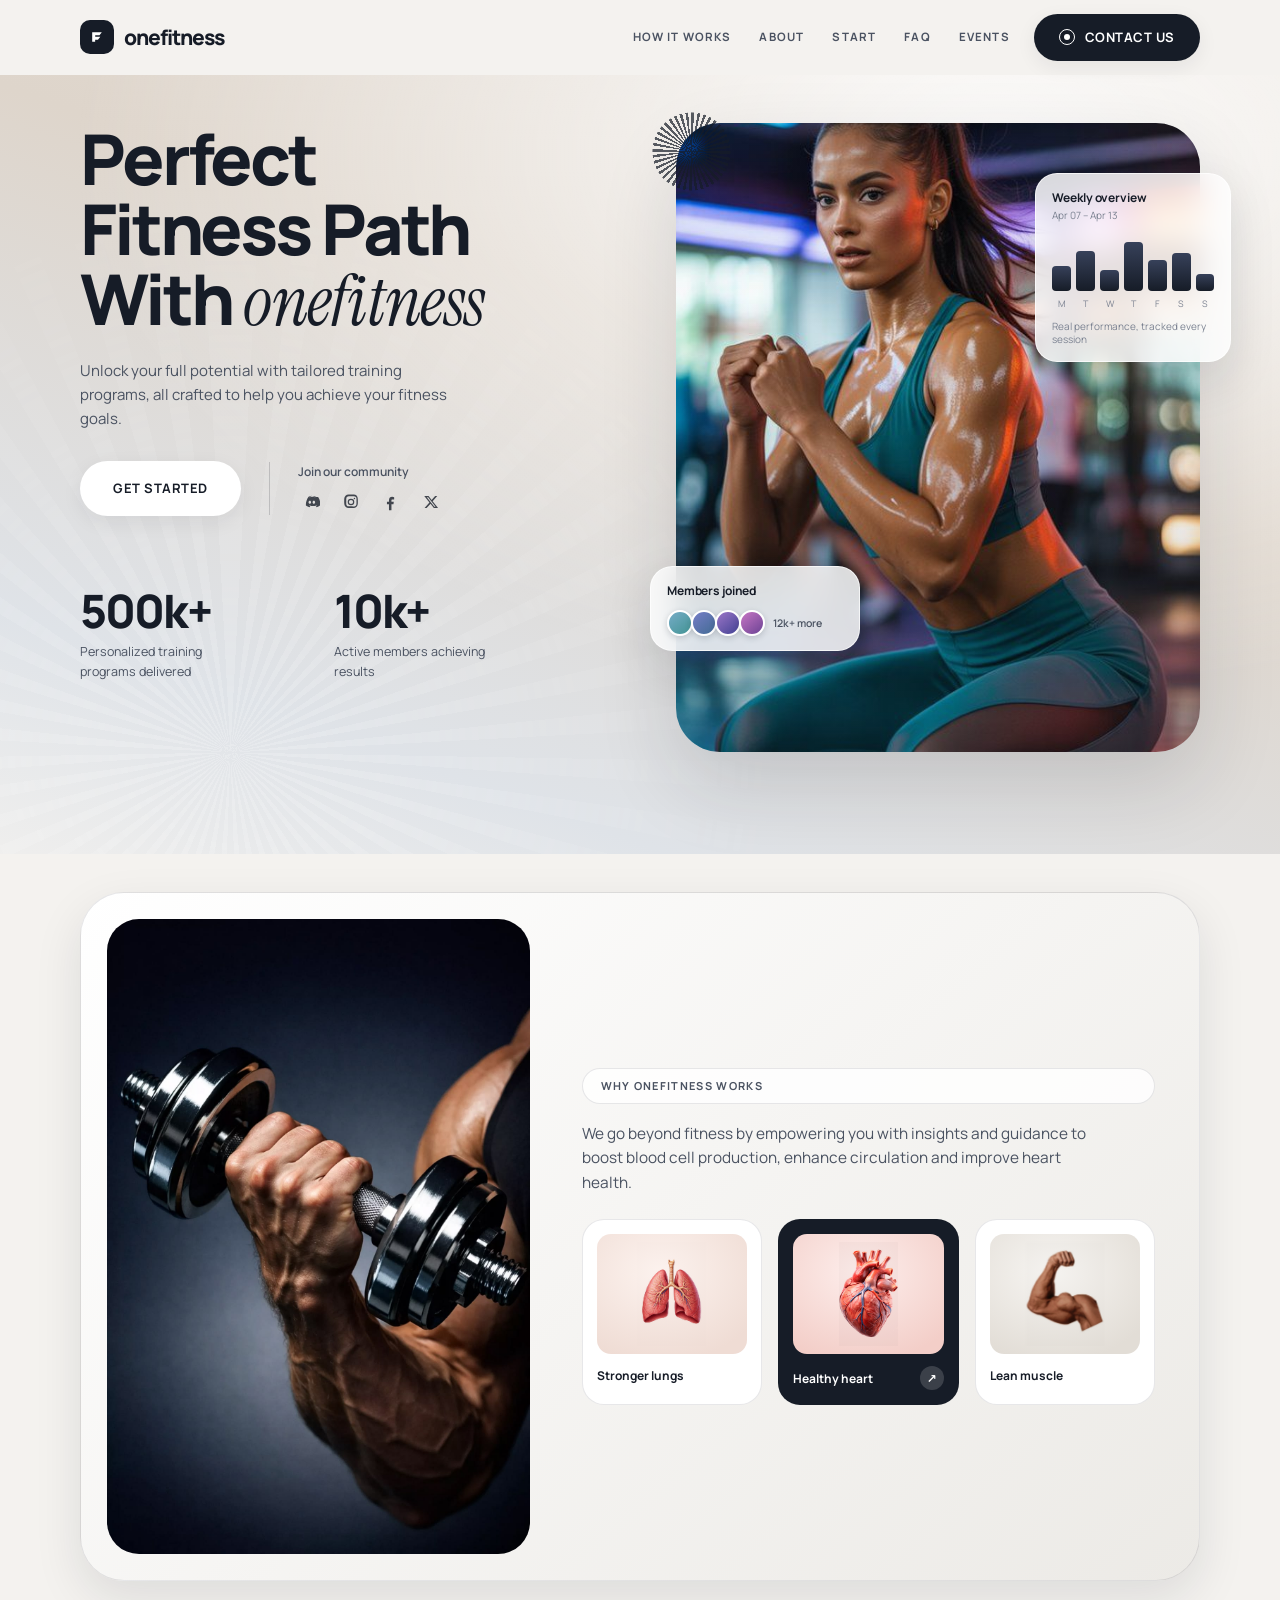
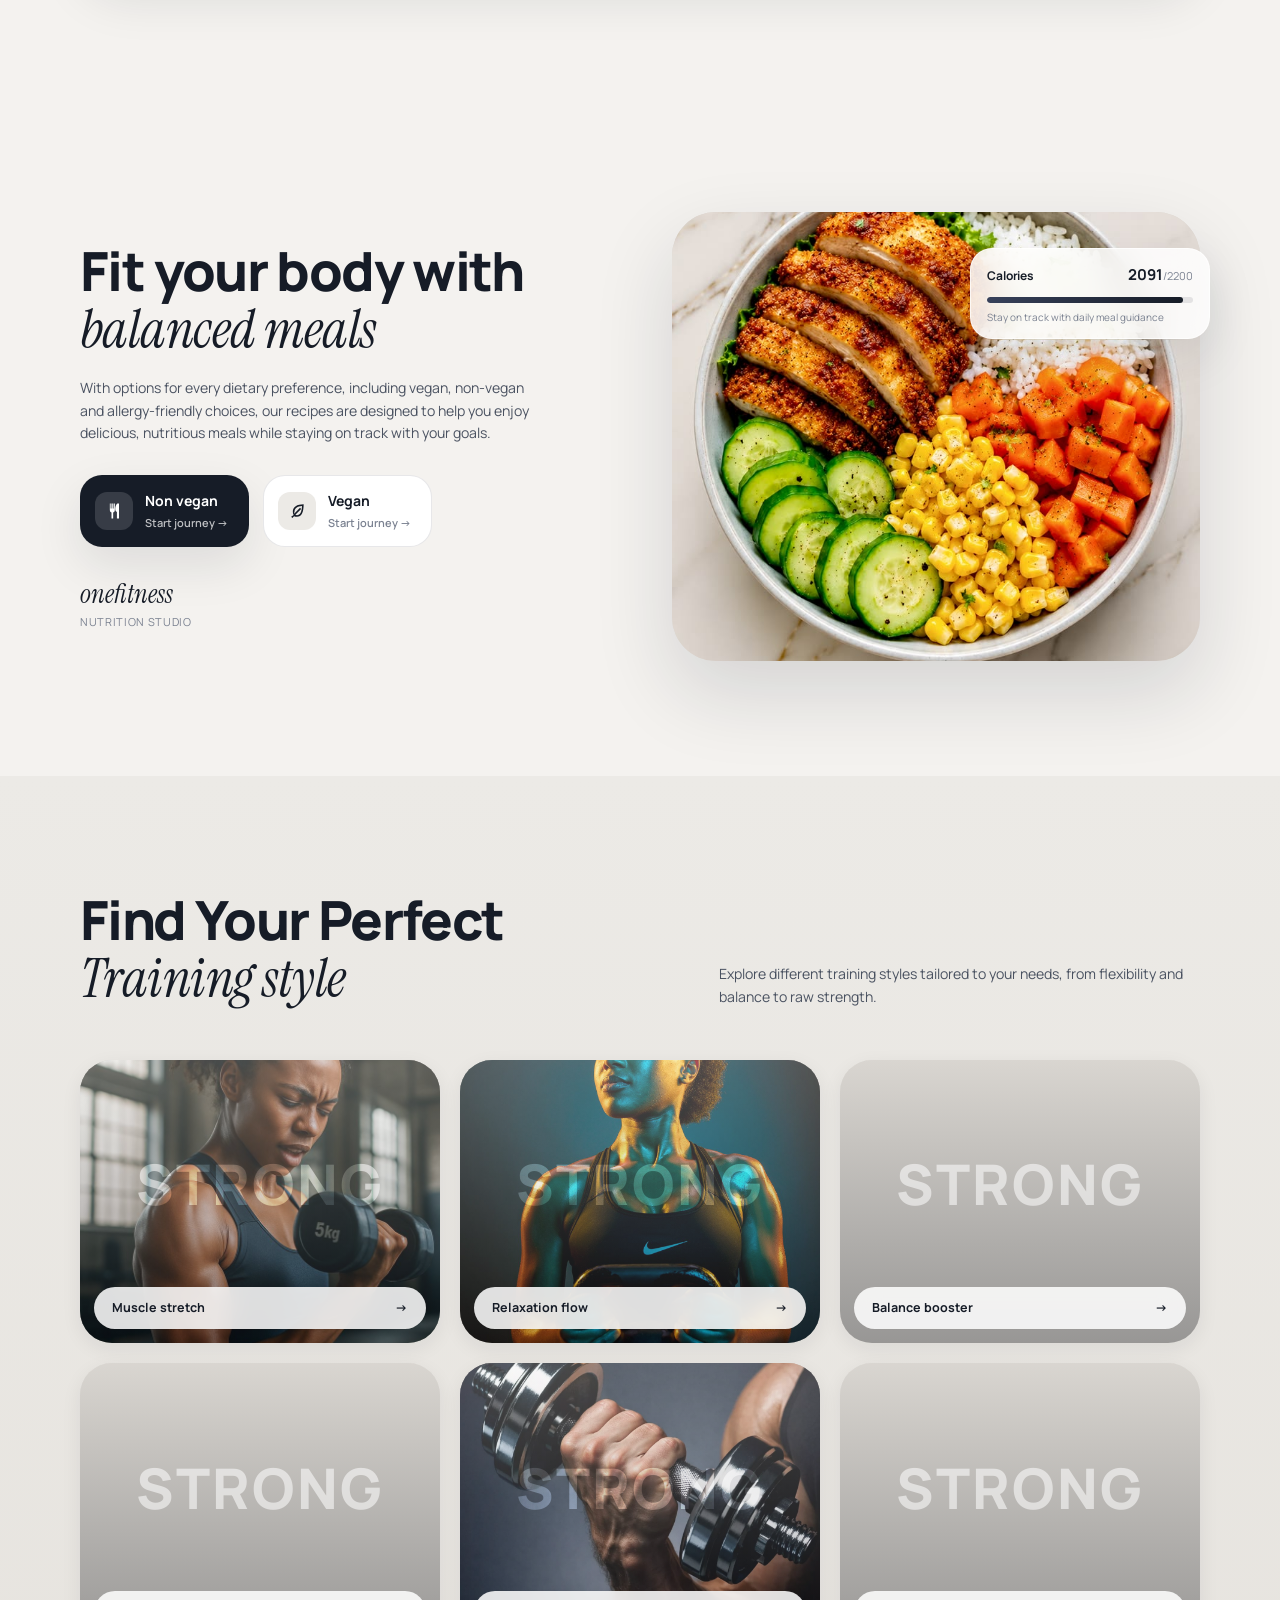
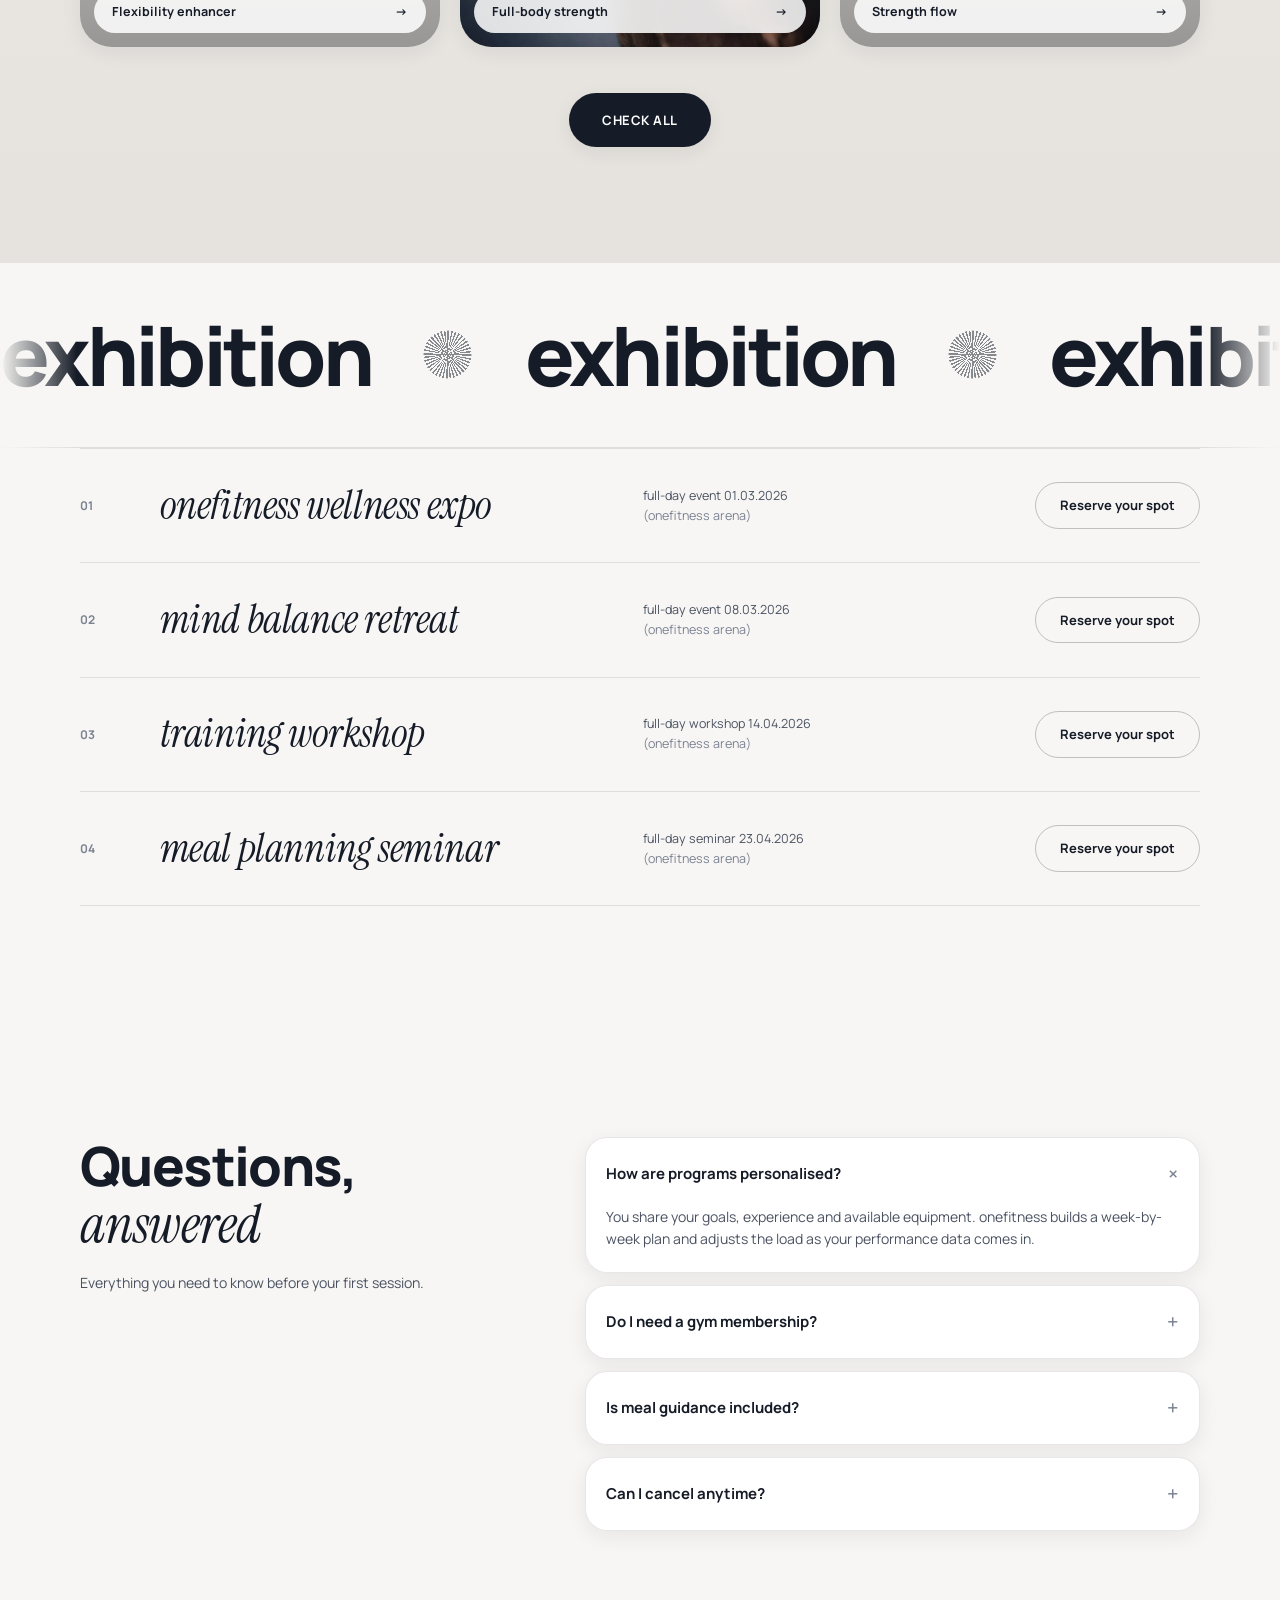
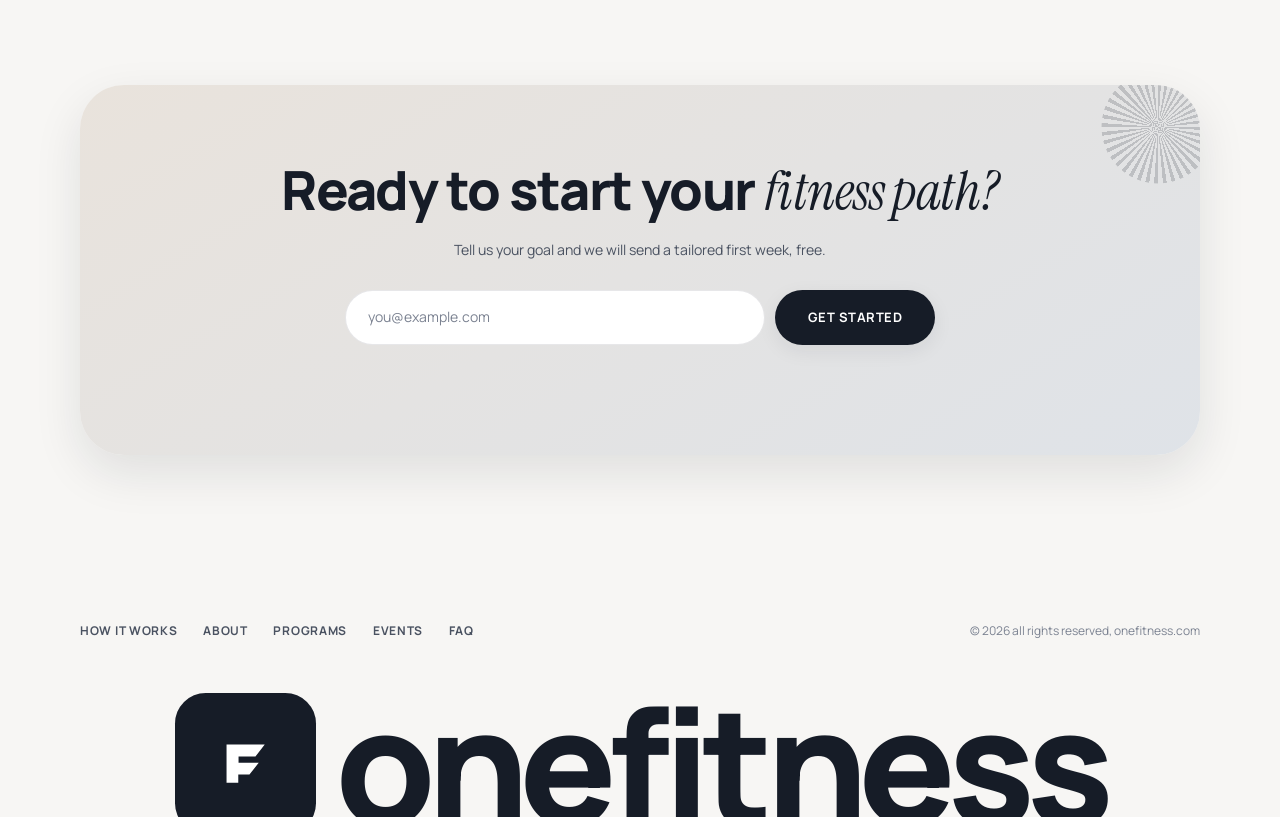
<file: index.html>
<!DOCTYPE html>
<html lang="en">
<head>
<meta charset="utf-8" />
<meta name="viewport" content="width=device-width, initial-scale=1, viewport-fit=cover" />
<title>onefitness | Perfect Fitness Path</title>
<meta name="description" content="onefitness builds tailored training programs, balanced meal guidance and live events that help you unlock your full potential." />
<meta name="theme-color" content="#f3f1ee" />
<meta property="og:title" content="onefitness | Perfect Fitness Path" />
<meta property="og:description" content="Tailored training programs, balanced meal guidance and live events." />
<meta property="og:type" content="website" />
<link rel="icon" href="data:image/svg+xml,%3Csvg xmlns='http://www.w3.org/2000/svg' viewBox='0 0 32 32'%3E%3Crect width='32' height='32' rx='8' fill='%231b2333'/%3E%3Cpath d='M9 22V10h13l-3 4h-6v2h7l-3 4h-4v2z' fill='%23fff'/%3E%3C/svg%3E" />
<link rel="preconnect" href="https://fonts.googleapis.com" />
<link rel="preconnect" href="https://fonts.gstatic.com" crossorigin />
<link href="https://fonts.googleapis.com/css2?family=Manrope:wght@400;500;600;700;800&family=Instrument+Serif:ital@0;1&display=swap" rel="stylesheet" />
<link rel="stylesheet" href="/assets/css/styles.css?v=2" />
</head>
<body>
<a class="skip-link" href="#main">Skip to content</a>

<!-- ───────────────────────── HEADER ───────────────────────── -->
<header class="site-header" id="top">
  <div class="shell header-inner">
    <a class="brand" href="#top" aria-label="onefitness home">
      <span class="brand-mark" aria-hidden="true">
        <svg viewBox="0 0 32 32" focusable="false"><path d="M9 23V9h14l-3.4 4.4h-6.2v2.3h7.4L17.4 20h-4.1v3z"/></svg>
      </span>
      <span class="brand-word">onefitness</span>
    </a>

    <nav class="nav" id="primary-nav" aria-label="Primary">
      <a href="#how">How it works</a>
      <a href="/about">About</a>
      <a href="#start">Start</a>
      <a href="#faq">FAQ</a>
      <a href="#events">Events</a>
      <a class="nav-cta" href="/contact">Contact us</a>
    </nav>

    <a class="btn btn-dark header-btn" href="/contact">
      <span class="dot" aria-hidden="true"></span> Contact us
    </a>

    <button class="nav-toggle" id="navToggle" type="button" aria-expanded="false" aria-controls="primary-nav" aria-label="Open menu">
      <span></span><span></span><span></span>
    </button>
  </div>
</header>
<div class="nav-scrim" id="navScrim" hidden></div>

<main id="main">

  <!-- ───────────────────────── HERO ───────────────────────── -->
  <section class="hero" id="start">
    <div class="hero-bg" aria-hidden="true"></div>
    <div class="shell hero-grid">
      <div class="hero-copy reveal">
        <h1 class="hero-title">
          Perfect<br />Fitness Path<br />With <em>onefitness</em>
        </h1>
        <p class="hero-sub">
          Unlock your full potential with tailored training programs, all crafted
          to help you achieve your fitness goals.
        </p>

        <div class="hero-actions">
          <a class="btn btn-light btn-lg" href="#programs">Get started</a>
          <div class="community">
            <span class="community-label">Join our community</span>
            <ul class="socials">
              <li><a href="/contact" aria-label="Discord"><svg viewBox="0 0 24 24" aria-hidden="true"><path d="M19.3 5.4A16 16 0 0 0 15.4 4l-.3.5a12 12 0 0 1 3.4 1.7 11 11 0 0 0-9-.1A12 12 0 0 1 12.9 4l-.3-.5a16 16 0 0 0-3.9 1.4C5.8 9.2 5 12.9 5.2 16.5a16 16 0 0 0 4.9 2.5l1-1.6c-.6-.2-1.1-.5-1.6-.8l.4-.3a11.5 11.5 0 0 0 9.8 0l.4.3c-.5.3-1 .6-1.6.8l1 1.6a16 16 0 0 0 4.9-2.5c.3-4.2-.7-7.9-2.9-11.1ZM10.4 14.4c-.9 0-1.7-.9-1.7-2s.7-2 1.7-2 1.7.9 1.7 2-.8 2-1.7 2Zm5.4 0c-.9 0-1.7-.9-1.7-2s.7-2 1.7-2 1.7.9 1.7 2-.8 2-1.7 2Z"/></svg></a></li>
              <li><a href="/contact" aria-label="Instagram"><svg viewBox="0 0 24 24" aria-hidden="true"><path d="M12 7.6A4.4 4.4 0 1 0 16.4 12 4.4 4.4 0 0 0 12 7.6Zm0 7.2A2.8 2.8 0 1 1 14.8 12 2.8 2.8 0 0 1 12 14.8Zm5.6-7.4a1 1 0 1 1-1-1 1 1 0 0 1 1 1ZM21 7.4a6 6 0 0 0-1.6-4.2A6 6 0 0 0 15.1 2C13.4 1.9 10.6 1.9 9 2a6 6 0 0 0-4.3 1.6A6 6 0 0 0 3 7.8C2.9 9.5 2.9 12.3 3 14a6 6 0 0 0 1.7 4.3A6 6 0 0 0 9 20c1.7.1 4.5.1 6.2 0a6 6 0 0 0 4.2-1.7 6 6 0 0 0 1.7-4.2c.1-1.7.1-4.5-.1-6.7Zm-2 8.5a2.8 2.8 0 0 1-1.6 1.6c-1.1.5-3.7.3-4.9.3s-3.8.1-4.9-.3a2.8 2.8 0 0 1-1.6-1.6c-.5-1.1-.3-3.7-.3-4.9s-.1-3.8.3-4.9a2.8 2.8 0 0 1 1.6-1.6C8.7 4.1 11.3 4.2 12.5 4.2s3.8-.1 4.9.3a2.8 2.8 0 0 1 1.6 1.6c.5 1.1.3 3.7.3 4.9s.2 3.8-.3 4.9Z"/></svg></a></li>
              <li><a href="/contact" aria-label="Facebook"><svg viewBox="0 0 24 24" aria-hidden="true"><path d="M14 8.5h2.2V5.6A29 29 0 0 0 13.6 5C11 5 9.3 6.6 9.3 9.5v2.3H6.6v3.3h2.7V23h3.3v-7.9h2.7l.4-3.3h-3.1V9.8c0-1 .3-1.3 1.4-1.3Z"/></svg></a></li>
              <li><a href="/contact" aria-label="X"><svg viewBox="0 0 24 24" aria-hidden="true"><path d="M17.5 4h2.8l-6.1 7 7.2 9h-5.6l-4.4-5.6L6.2 20H3.4l6.5-7.5L3 4h5.8l4 5.2Zm-1 14.2h1.6L8.1 5.7H6.4Z"/></svg></a></li>
            </ul>
          </div>
        </div>

        <dl class="stats">
          <div class="stat">
            <dt>500k+</dt>
            <dd>Personalized training programs delivered</dd>
          </div>
          <div class="stat">
            <dt>10k+</dt>
            <dd>Active members achieving results</dd>
          </div>
        </dl>
      </div>

      <div class="hero-visual reveal">
        <span class="burst burst-hero" aria-hidden="true"></span>

        <figure class="hero-photo">
          <img src="/assets/img/hero-athlete.jpg" alt="Athlete holding a resistance band during a squat" width="566" height="1000" fetchpriority="high" decoding="async" />
        </figure>

        <article class="float-card float-overview" aria-label="Weekly overview">
          <header>
            <p class="fc-title">Weekly overview</p>
            <p class="fc-sub">Apr 07 – Apr 13</p>
          </header>
          <div class="bars" aria-hidden="true">
            <i style="--h:46%"></i><i style="--h:72%"></i><i style="--h:38%"></i>
            <i style="--h:88%"></i><i style="--h:56%"></i><i style="--h:68%"></i><i style="--h:30%"></i>
          </div>
          <div class="bar-days" aria-hidden="true"><span>M</span><span>T</span><span>W</span><span>T</span><span>F</span><span>S</span><span>S</span></div>
          <p class="fc-foot">Real performance, tracked every session</p>
        </article>

        <article class="float-card float-members" aria-label="Members joined">
          <p class="fc-title">Members joined</p>
          <div class="members">
            <span class="avatar" style="--i:0"></span>
            <span class="avatar" style="--i:1"></span>
            <span class="avatar" style="--i:2"></span>
            <span class="avatar" style="--i:3"></span>
            <span class="members-more">12k+ more</span>
          </div>
        </article>
      </div>
    </div>
  </section>

  <!-- ───────────────────────── WHY IT WORKS ───────────────────────── -->
  <section class="section why" id="how">
    <div class="shell">
      <div class="why-card reveal">
        <figure class="why-photo">
          <img src="/assets/img/curl-power.jpg" alt="Close-up of an arm curling a dumbbell" width="800" height="1200" loading="lazy" decoding="async" />
        </figure>

        <div class="why-body">
          <span class="pill">Why onefitness works</span>
          <p class="why-lead">
            We go beyond fitness by empowering you with insights and guidance to
            boost blood cell production, enhance circulation and improve heart health.
          </p>

          <ul class="why-tiles">
            <li class="tile">
              <div class="tile-art tile-art-1">
                <img src="/assets/img/organ-lungs.jpg" alt="Illustration of a pair of human lungs" loading="lazy" decoding="async" />
              </div>
              <span class="tile-label">Stronger lungs</span>
            </li>
            <li class="tile tile-featured">
              <div class="tile-art tile-art-2">
                <img src="/assets/img/organ-heart.jpg" alt="Illustration of a human heart" loading="lazy" decoding="async" />
              </div>
              <span class="tile-label">Healthy heart <span class="tile-arrow" aria-hidden="true">↗</span></span>
            </li>
            <li class="tile">
              <div class="tile-art tile-art-3">
                <img src="/assets/img/organ-muscle.jpg" alt="Flexed bicep showing muscle definition" loading="lazy" decoding="async" />
              </div>
              <span class="tile-label">Lean muscle</span>
            </li>
          </ul>
        </div>
      </div>
    </div>
  </section>

  <!-- ───────────────────────── MEALS ───────────────────────── -->
  <section class="section meals" id="nutrition">
    <div class="shell meals-grid">
      <div class="meals-copy reveal">
        <h2 class="h2">Fit your body with <em>balanced meals</em></h2>
        <p class="lead">
          With options for every dietary preference, including vegan, non-vegan
          and allergy-friendly choices, our recipes are designed to help you enjoy
          delicious, nutritious meals while staying on track with your goals.
        </p>

        <div class="diet-switch" role="tablist" aria-label="Meal preference">
          <button class="diet active" role="tab" aria-selected="true" data-diet="non-vegan" type="button">
            <span class="diet-icon" aria-hidden="true">
              <svg viewBox="0 0 24 24"><path d="M7 3v8a3 3 0 0 0 2 2.8V21h2v-7.2A3 3 0 0 0 13 11V3h-1.5v6h-1V3h-1.5v6h-1V3Zm9 0c-1.7 1.6-2.5 4-2.5 6.5 0 1.8.8 3.1 2 3.7V21H18V3Z"/></svg>
            </span>
            <span class="diet-text">Non vegan<small>Start journey →</small></span>
          </button>
          <button class="diet" role="tab" aria-selected="false" data-diet="vegan" type="button">
            <span class="diet-icon" aria-hidden="true">
              <svg viewBox="0 0 24 24"><path d="M20 4c-8 0-13 3.3-13 9a7.4 7.4 0 0 0 1 3.8L5 19l1.4 1.4 2.1-2.1A7.6 7.6 0 0 0 12 19c5.5 0 8-5.3 8-15Zm-8 13a5.6 5.6 0 0 1-2-.4l7-7-1.4-1.4-7 7A5.6 5.6 0 0 1 9 13c0-4 3.4-6.6 9-7-.3 7.6-2.4 11-6 11Z"/></svg>
            </span>
            <span class="diet-text">Vegan<small>Start journey →</small></span>
          </button>
        </div>

        <p class="signature">
          <span class="sig-name">onefitness</span>
          <span class="sig-role">Nutrition studio</span>
        </p>
      </div>

      <div class="meals-visual reveal">
        <figure class="meals-photo">
          <img id="mealImage" src="/assets/img/meal-plate.jpg" alt="Balanced bowl with chicken, rice and vegetables" width="736" height="1104" loading="lazy" decoding="async" />
        </figure>
        <article class="float-card float-calories" aria-label="Calorie tracking">
          <div class="cal-head">
            <span class="fc-title">Calories</span>
            <span class="cal-value"><strong id="calNow">2091</strong>/<span id="calGoal">2200</span></span>
          </div>
          <div class="cal-bar" aria-hidden="true"><i id="calFill"></i></div>
          <p class="fc-foot">Stay on track with daily meal guidance</p>
        </article>
      </div>
    </div>
  </section>

  <!-- ───────────────────────── PROGRAMS ───────────────────────── -->
  <section class="section programs" id="programs">
    <div class="shell">
      <div class="programs-head reveal">
        <h2 class="h2">Find Your Perfect <em>Training style</em></h2>
        <p class="lead">
          Explore different training styles tailored to your needs, from
          flexibility and balance to raw strength.
        </p>
      </div>

      <ul class="program-grid">
        <li class="program reveal">
          <img src="/assets/img/program-arms.jpg" alt="Woman performing a dumbbell curl" loading="lazy" decoding="async" />
          <span class="ghost" aria-hidden="true">STRONG</span>
          <a class="program-label" href="/contact">Muscle stretch <span aria-hidden="true">→</span></a>
        </li>
        <li class="program reveal">
          <img src="/assets/img/program-kettlebell.jpg" alt="Athlete holding a kettlebell" loading="lazy" decoding="async" />
          <span class="ghost" aria-hidden="true">STRONG</span>
          <a class="program-label" href="/contact">Relaxation flow <span aria-hidden="true">→</span></a>
        </li>
        <li class="program reveal">
          <img src="/assets/img/strength-glow.jpg" alt="Athlete curling a dumbbell in coloured light" loading="lazy" decoding="async" />
          <span class="ghost" aria-hidden="true">STRONG</span>
          <a class="program-label" href="/contact">Balance booster <span aria-hidden="true">→</span></a>
        </li>
        <li class="program reveal">
          <img src="/assets/img/program-legs.jpg" alt="Athlete using a leg extension machine" loading="lazy" decoding="async" />
          <span class="ghost" aria-hidden="true">STRONG</span>
          <a class="program-label" href="/contact">Flexibility enhancer <span aria-hidden="true">→</span></a>
        </li>
        <li class="program reveal">
          <img src="/assets/img/curl-power.jpg" alt="Close-up of an arm curling a dumbbell" loading="lazy" decoding="async" />
          <span class="ghost" aria-hidden="true">STRONG</span>
          <a class="program-label" href="/contact">Full-body strength <span aria-hidden="true">→</span></a>
        </li>
        <li class="program reveal">
          <img src="/assets/img/program-gear.jpg" alt="Adjustable dumbbell set" loading="lazy" decoding="async" />
          <span class="ghost" aria-hidden="true">STRONG</span>
          <a class="program-label" href="/contact">Strength flow <span aria-hidden="true">→</span></a>
        </li>
      </ul>

      <div class="programs-foot reveal">
        <a class="btn btn-dark btn-lg" href="#events">Check all</a>
      </div>
    </div>
  </section>

  <!-- ───────────────────────── EVENTS ───────────────────────── -->
  <section class="section events" id="events">
    <div class="marquee" aria-hidden="true">
      <div class="marquee-track">
        <span class="marquee-item">exhibition <i class="burst burst-sm"></i></span>
        <span class="marquee-item">exhibition <i class="burst burst-sm"></i></span>
        <span class="marquee-item">exhibition <i class="burst burst-sm"></i></span>
        <span class="marquee-item">exhibition <i class="burst burst-sm"></i></span>
        <span class="marquee-item">exhibition <i class="burst burst-sm"></i></span>
        <span class="marquee-item">exhibition <i class="burst burst-sm"></i></span>
      </div>
    </div>
    <h2 class="visually-hidden">Upcoming onefitness events</h2>

    <div class="shell">
      <ul class="event-list">
        <li class="event reveal">
          <span class="event-no">01</span>
          <h3 class="event-name">onefitness wellness expo</h3>
          <p class="event-meta">full-day event 01.03.2026<span>(onefitness arena)</span></p>
          <a class="btn btn-ghost" href="/contact">Reserve your spot</a>
        </li>
        <li class="event reveal">
          <span class="event-no">02</span>
          <h3 class="event-name">mind balance retreat</h3>
          <p class="event-meta">full-day event 08.03.2026<span>(onefitness arena)</span></p>
          <a class="btn btn-ghost" href="/contact">Reserve your spot</a>
        </li>
        <li class="event reveal">
          <span class="event-no">03</span>
          <h3 class="event-name">training workshop</h3>
          <p class="event-meta">full-day workshop 14.04.2026<span>(onefitness arena)</span></p>
          <a class="btn btn-ghost" href="/contact">Reserve your spot</a>
        </li>
        <li class="event reveal">
          <span class="event-no">04</span>
          <h3 class="event-name">meal planning seminar</h3>
          <p class="event-meta">full-day seminar 23.04.2026<span>(onefitness arena)</span></p>
          <a class="btn btn-ghost" href="/contact">Reserve your spot</a>
        </li>
      </ul>
    </div>
  </section>

  <!-- ───────────────────────── FAQ ───────────────────────── -->
  <section class="section faq" id="faq">
    <div class="shell faq-grid">
      <div class="reveal">
        <h2 class="h2">Questions, <em>answered</em></h2>
        <p class="lead">Everything you need to know before your first session.</p>
      </div>
      <div class="faq-list reveal">
        <details open>
          <summary>How are programs personalised?</summary>
          <p>You share your goals, experience and available equipment. onefitness builds a week-by-week plan and adjusts the load as your performance data comes in.</p>
        </details>
        <details>
          <summary>Do I need a gym membership?</summary>
          <p>No. Every program ships in a home variant using bodyweight and a single pair of dumbbells, plus a full-gym variant when you have access.</p>
        </details>
        <details>
          <summary>Is meal guidance included?</summary>
          <p>Yes. Vegan, non-vegan and allergy-friendly tracks are included, with calorie targets that follow your training load.</p>
        </details>
        <details>
          <summary>Can I cancel anytime?</summary>
          <p>Anytime, in one click. Your plans and logged sessions stay exportable after you leave.</p>
        </details>
      </div>
    </div>
  </section>

  <!-- ───────────────────────── CONTACT / CTA ───────────────────────── -->
  <section class="section cta" id="get-started">
    <div class="shell">
      <div class="cta-card reveal">
        <span class="burst burst-cta" aria-hidden="true"></span>
        <h2 class="h2">Ready to start your <em>fitness path?</em></h2>
        <p class="lead">Tell us your goal and we will send a tailored first week, free.</p>
        <form class="cta-form" id="ctaForm" novalidate>
          <label class="visually-hidden" for="email">Email address</label>
          <input id="email" name="email" type="email" inputmode="email" autocomplete="email" placeholder="you@example.com" required />
          <button class="btn btn-dark btn-lg" type="submit">Get started</button>
        </form>
        <p class="form-note" id="formNote" role="status"></p>
      </div>
    </div>
  </section>
</main>

<!-- ───────────────────────── FOOTER ───────────────────────── -->
<footer class="site-footer">
  <div class="shell footer-top">
    <nav class="footer-nav" aria-label="Footer">
      <a href="#how">How it works</a>
      <a href="/about">About</a>
      <a href="#programs">Programs</a>
      <a href="#events">Events</a>
      <a href="#faq">FAQ</a>
    </nav>
    <p class="footer-legal">© <span id="year">2026</span> all rights reserved, onefitness.com</p>
  </div>
  <div class="footer-word" aria-hidden="true">
    <span class="footer-mark">
      <svg viewBox="0 0 32 32" focusable="false"><path d="M9 23V9h14l-3.4 4.4h-6.2v2.3h7.4L17.4 20h-4.1v3z"/></svg>
    </span>
    <span class="footer-text">onefitness</span>
  </div>
</footer>

<script src="/assets/js/main.js?v=2" defer></script>
</body>
</html>
</file>
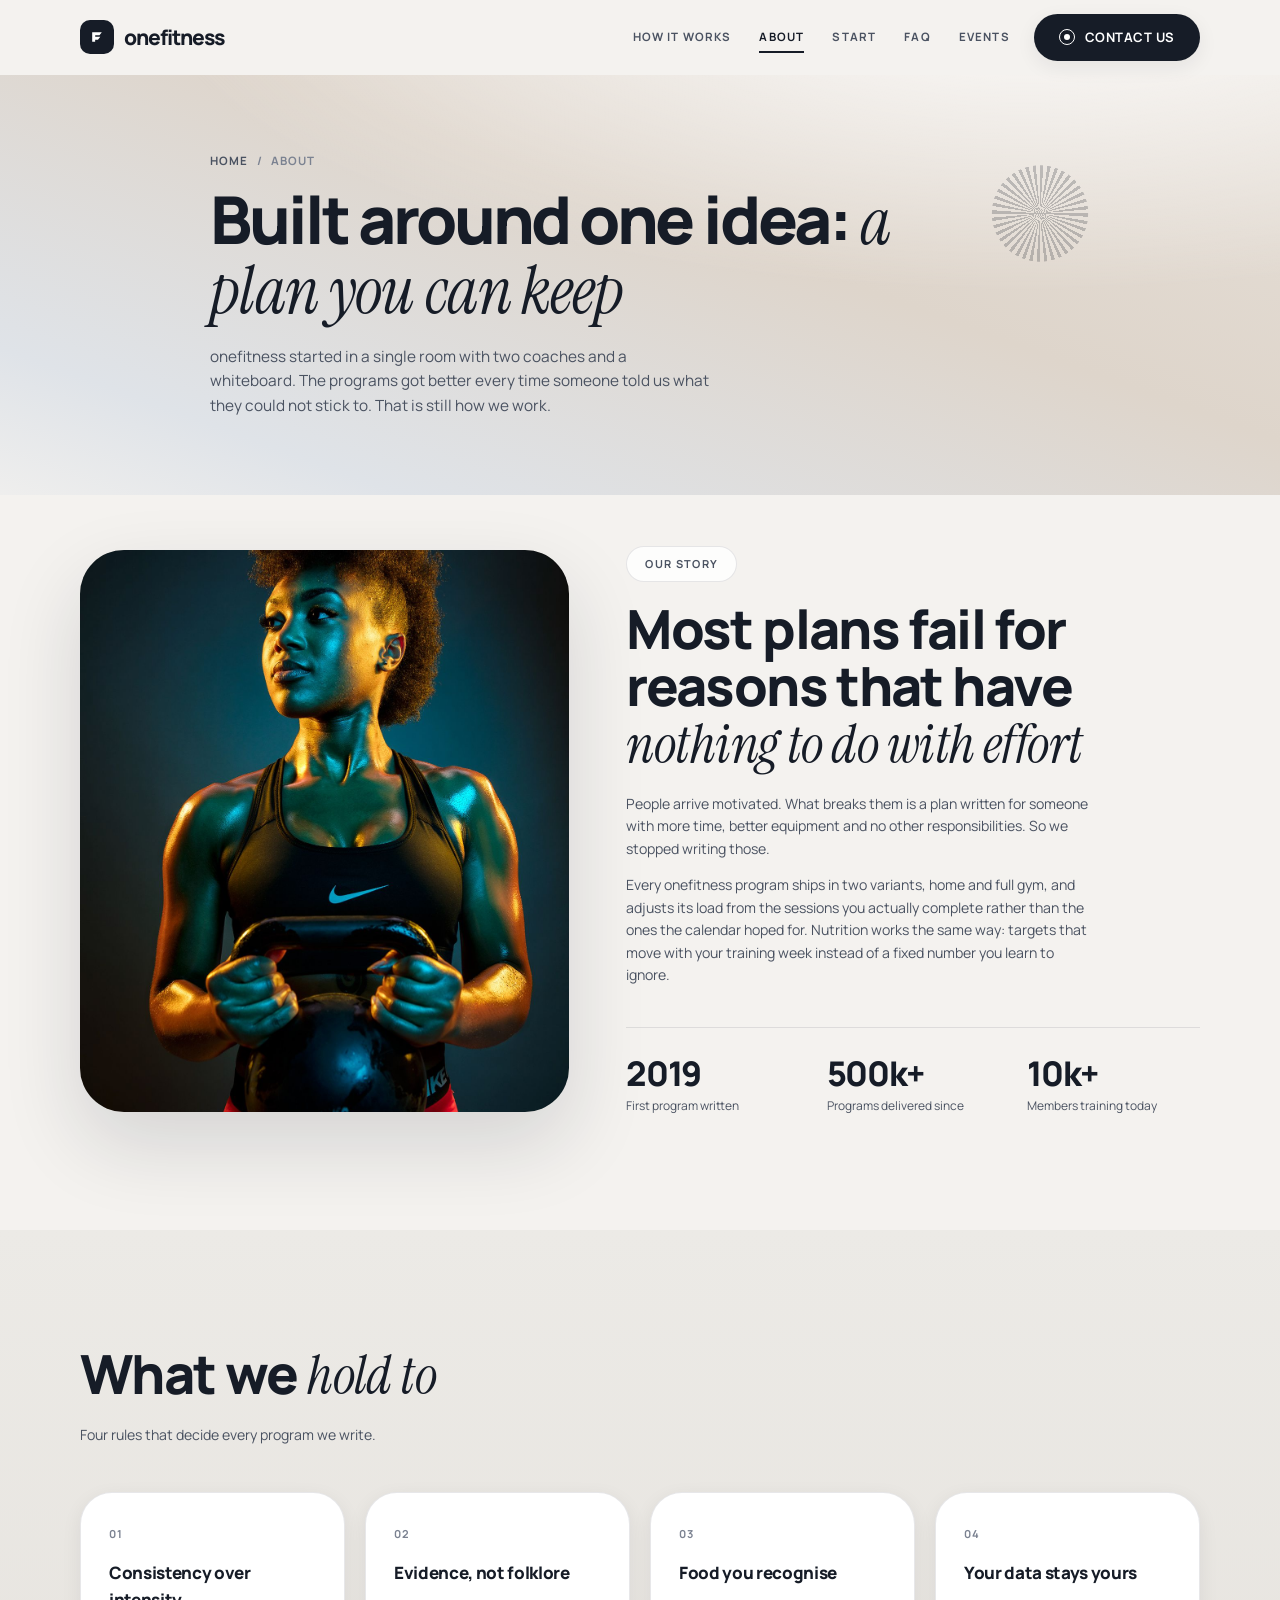
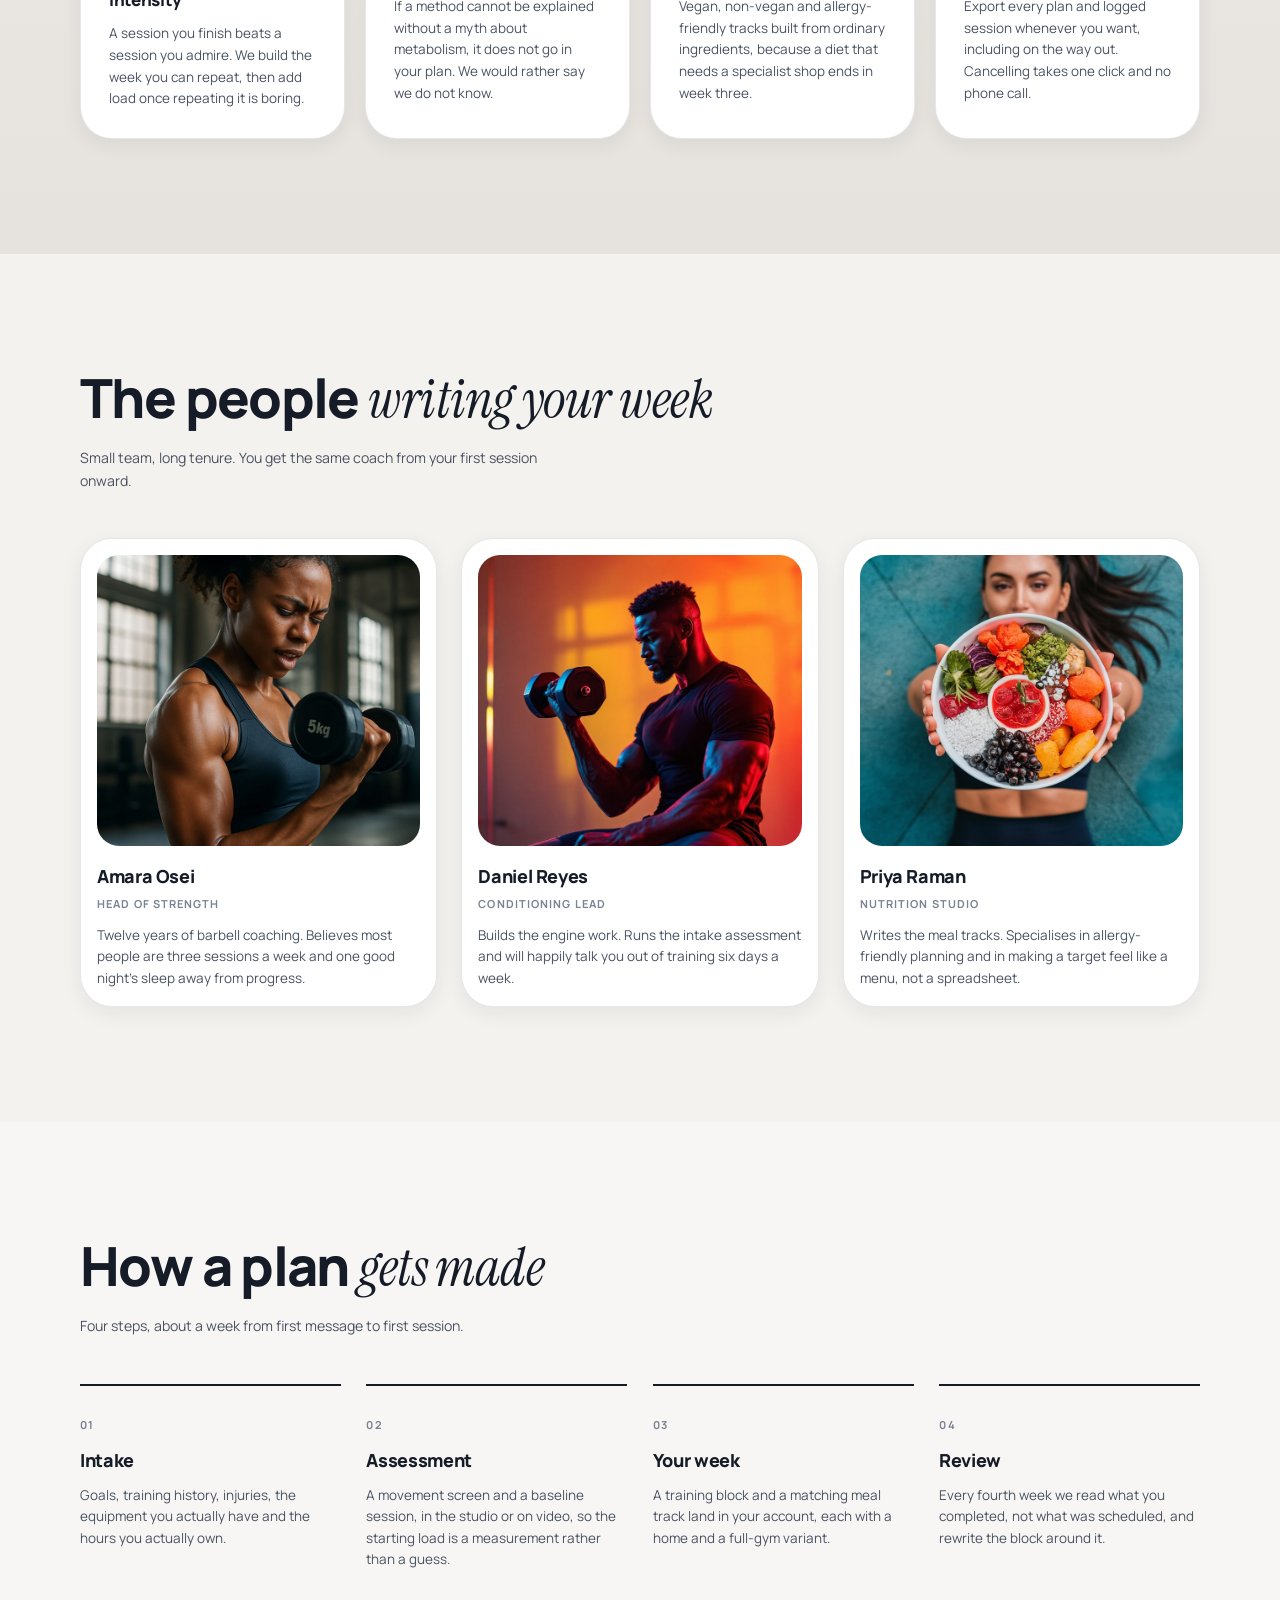
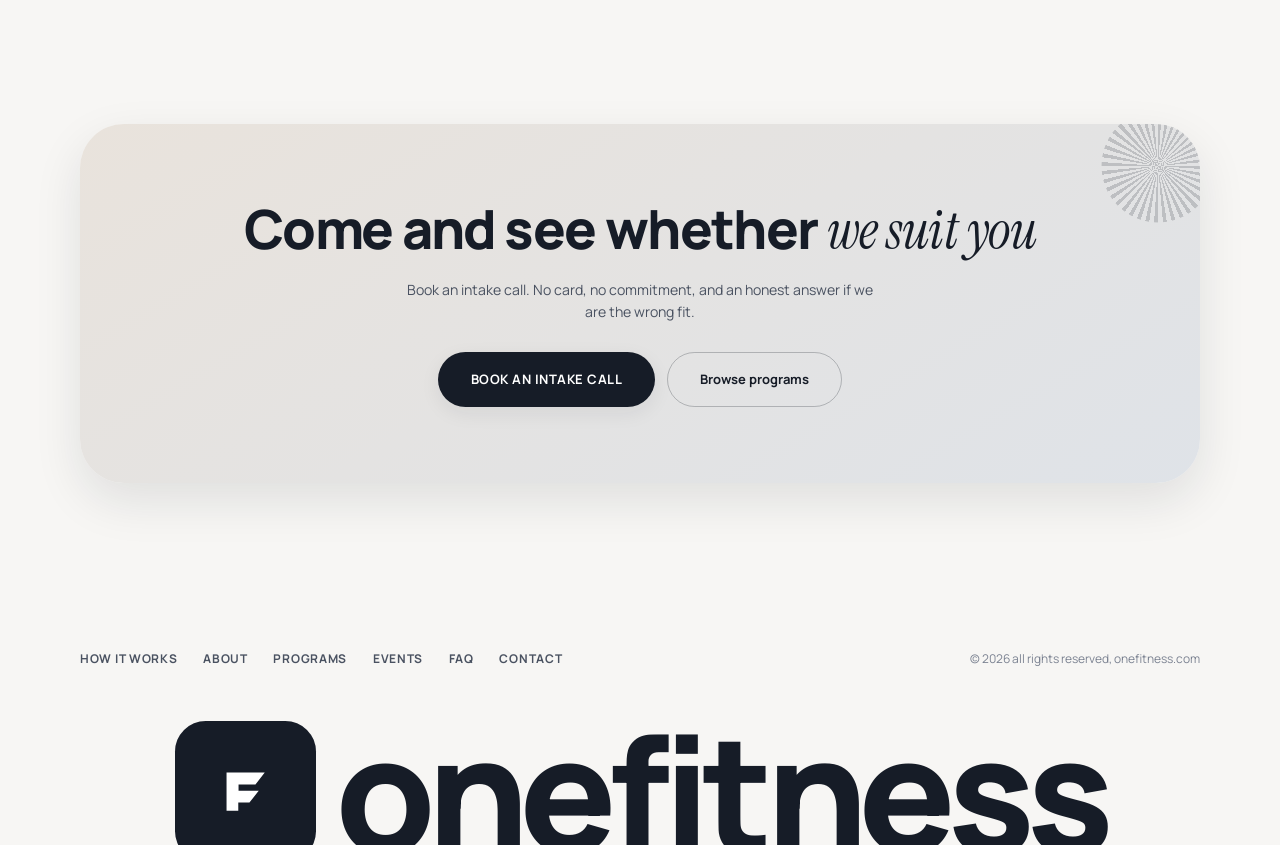
<file: about.html>
<!DOCTYPE html>
<html lang="en">
<head>
<meta charset="utf-8" />
<meta name="viewport" content="width=device-width, initial-scale=1, viewport-fit=cover" />
<title>About onefitness</title>
<meta name="description" content="onefitness is a training and nutrition studio built around one idea: a plan you can actually keep. Meet the coaches, the method and the numbers behind it." />
<meta name="theme-color" content="#f3f1ee" />
<meta property="og:title" content="About onefitness" />
<meta property="og:description" content="The coaches, the method and the numbers behind onefitness." />
<meta property="og:type" content="website" />
<link rel="icon" href="data:image/svg+xml,%3Csvg xmlns='http://www.w3.org/2000/svg' viewBox='0 0 32 32'%3E%3Crect width='32' height='32' rx='8' fill='%231b2333'/%3E%3Cpath d='M9 22V10h13l-3 4h-6v2h7l-3 4h-4v2z' fill='%23fff'/%3E%3C/svg%3E" />
<link rel="preconnect" href="https://fonts.googleapis.com" />
<link rel="preconnect" href="https://fonts.gstatic.com" crossorigin />
<link href="https://fonts.googleapis.com/css2?family=Manrope:wght@400;500;600;700;800&family=Instrument+Serif:ital@0;1&display=swap" rel="stylesheet" />
<link rel="stylesheet" href="/assets/css/styles.css?v=2" />
</head>
<body>
<a class="skip-link" href="#main">Skip to content</a>

<!-- ───────────────────────── HEADER ───────────────────────── -->
<header class="site-header" id="top">
  <div class="shell header-inner">
    <a class="brand" href="/" aria-label="onefitness home">
      <span class="brand-mark" aria-hidden="true">
        <svg viewBox="0 0 32 32" focusable="false"><path d="M9 23V9h14l-3.4 4.4h-6.2v2.3h7.4L17.4 20h-4.1v3z"/></svg>
      </span>
      <span class="brand-word">onefitness</span>
    </a>

    <nav class="nav" id="primary-nav" aria-label="Primary">
      <a href="/#how">How it works</a>
      <a href="/about" aria-current="page">About</a>
      <a href="/#start">Start</a>
      <a href="/#faq">FAQ</a>
      <a href="/#events">Events</a>
      <a class="nav-cta" href="/contact">Contact us</a>
    </nav>

    <a class="btn btn-dark header-btn" href="/contact">
      <span class="dot" aria-hidden="true"></span> Contact us
    </a>

    <button class="nav-toggle" id="navToggle" type="button" aria-expanded="false" aria-controls="primary-nav" aria-label="Open menu">
      <span></span><span></span><span></span>
    </button>
  </div>
</header>
<div class="nav-scrim" id="navScrim" hidden></div>

<main id="main">

  <!-- ───────────────────────── PAGE HERO ───────────────────────── -->
  <section class="page-hero">
    <div class="page-hero-bg" aria-hidden="true"></div>
    <div class="shell page-hero-inner">
      <nav class="crumbs" aria-label="Breadcrumb">
        <a href="/">Home</a> <span aria-hidden="true">/</span> <span aria-current="page">About</span>
      </nav>
      <h1 class="page-title">Built around one idea: <em>a plan you can keep</em></h1>
      <p class="page-lead">
        onefitness started in a single room with two coaches and a whiteboard. The
        programs got better every time someone told us what they could not stick to.
        That is still how we work.
      </p>
      <span class="burst burst-page" aria-hidden="true"></span>
    </div>
  </section>

  <!-- ───────────────────────── STORY ───────────────────────── -->
  <section class="section story">
    <div class="shell story-grid">
      <figure class="story-photo reveal">
        <img src="/assets/img/program-kettlebell.jpg" alt="Athlete holding a kettlebell in coloured studio light" loading="lazy" decoding="async" />
      </figure>

      <div class="story-copy reveal">
        <span class="pill">Our story</span>
        <h2 class="h2">Most plans fail for reasons that have <em>nothing to do with effort</em></h2>
        <p class="lead">
          People arrive motivated. What breaks them is a plan written for someone
          with more time, better equipment and no other responsibilities. So we
          stopped writing those.
        </p>
        <p class="lead">
          Every onefitness program ships in two variants, home and full gym, and
          adjusts its load from the sessions you actually complete rather than the
          ones the calendar hoped for. Nutrition works the same way: targets that
          move with your training week instead of a fixed number you learn to ignore.
        </p>

        <dl class="mini-stats">
          <div class="stat">
            <dt>2019</dt>
            <dd>First program written</dd>
          </div>
          <div class="stat">
            <dt>500k+</dt>
            <dd>Programs delivered since</dd>
          </div>
          <div class="stat">
            <dt>10k+</dt>
            <dd>Members training today</dd>
          </div>
        </dl>
      </div>
    </div>
  </section>

  <!-- ───────────────────────── VALUES ───────────────────────── -->
  <section class="section values-section">
    <div class="shell">
      <div class="section-head reveal">
        <h2 class="h2">What we <em>hold to</em></h2>
        <p class="lead">Four rules that decide every program we write.</p>
      </div>

      <ol class="values">
        <li class="value reveal">
          <span class="value-no">01</span>
          <h3 class="value-title">Consistency over intensity</h3>
          <p>A session you finish beats a session you admire. We build the week you can repeat, then add load once repeating it is boring.</p>
        </li>
        <li class="value reveal">
          <span class="value-no">02</span>
          <h3 class="value-title">Evidence, not folklore</h3>
          <p>If a method cannot be explained without a myth about metabolism, it does not go in your plan. We would rather say we do not know.</p>
        </li>
        <li class="value reveal">
          <span class="value-no">03</span>
          <h3 class="value-title">Food you recognise</h3>
          <p>Vegan, non-vegan and allergy-friendly tracks built from ordinary ingredients, because a diet that needs a specialist shop ends in week three.</p>
        </li>
        <li class="value reveal">
          <span class="value-no">04</span>
          <h3 class="value-title">Your data stays yours</h3>
          <p>Export every plan and logged session whenever you want, including on the way out. Cancelling takes one click and no phone call.</p>
        </li>
      </ol>
    </div>
  </section>

  <!-- ───────────────────────── COACHES ───────────────────────── -->
  <section class="section coaches-section">
    <div class="shell">
      <div class="section-head reveal">
        <h2 class="h2">The people <em>writing your week</em></h2>
        <p class="lead">Small team, long tenure. You get the same coach from your first session onward.</p>
      </div>

      <ul class="coaches">
        <li class="coach reveal">
          <figure class="coach-photo">
            <img src="/assets/img/program-arms.jpg" alt="Coach performing a dumbbell curl" loading="lazy" decoding="async" />
          </figure>
          <h3 class="coach-name">Amara Osei</h3>
          <p class="coach-role">Head of strength</p>
          <p class="coach-note">Twelve years of barbell coaching. Believes most people are three sessions a week and one good night's sleep away from progress.</p>
        </li>
        <li class="coach reveal">
          <figure class="coach-photo">
            <img src="/assets/img/strength-glow.jpg" alt="Coach curling a dumbbell in coloured light" loading="lazy" decoding="async" />
          </figure>
          <h3 class="coach-name">Daniel Reyes</h3>
          <p class="coach-role">Conditioning lead</p>
          <p class="coach-note">Builds the engine work. Runs the intake assessment and will happily talk you out of training six days a week.</p>
        </li>
        <li class="coach reveal">
          <figure class="coach-photo">
            <img src="/assets/img/meal-bowl.jpg" alt="Coach holding a plant-based bowl" loading="lazy" decoding="async" />
          </figure>
          <h3 class="coach-name">Priya Raman</h3>
          <p class="coach-role">Nutrition studio</p>
          <p class="coach-note">Writes the meal tracks. Specialises in allergy-friendly planning and in making a target feel like a menu, not a spreadsheet.</p>
        </li>
      </ul>
    </div>
  </section>

  <!-- ───────────────────────── METHOD ───────────────────────── -->
  <section class="section method-section">
    <div class="shell">
      <div class="section-head reveal">
        <h2 class="h2">How a plan <em>gets made</em></h2>
        <p class="lead">Four steps, about a week from first message to first session.</p>
      </div>

      <ol class="steps">
        <li class="step reveal">
          <span class="step-no">01</span>
          <h3 class="step-title">Intake</h3>
          <p>Goals, training history, injuries, the equipment you actually have and the hours you actually own.</p>
        </li>
        <li class="step reveal">
          <span class="step-no">02</span>
          <h3 class="step-title">Assessment</h3>
          <p>A movement screen and a baseline session, in the studio or on video, so the starting load is a measurement rather than a guess.</p>
        </li>
        <li class="step reveal">
          <span class="step-no">03</span>
          <h3 class="step-title">Your week</h3>
          <p>A training block and a matching meal track land in your account, each with a home and a full-gym variant.</p>
        </li>
        <li class="step reveal">
          <span class="step-no">04</span>
          <h3 class="step-title">Review</h3>
          <p>Every fourth week we read what you completed, not what was scheduled, and rewrite the block around it.</p>
        </li>
      </ol>
    </div>
  </section>

  <!-- ───────────────────────── CTA ───────────────────────── -->
  <section class="section cta">
    <div class="shell">
      <div class="cta-card reveal">
        <span class="burst burst-cta" aria-hidden="true"></span>
        <h2 class="h2">Come and see whether <em>we suit you</em></h2>
        <p class="lead">Book an intake call. No card, no commitment, and an honest answer if we are the wrong fit.</p>
        <div class="cta-actions">
          <a class="btn btn-dark btn-lg" href="/contact">Book an intake call</a>
          <a class="btn btn-ghost btn-lg" href="/#programs">Browse programs</a>
        </div>
      </div>
    </div>
  </section>
</main>

<!-- ───────────────────────── FOOTER ───────────────────────── -->
<footer class="site-footer">
  <div class="shell footer-top">
    <nav class="footer-nav" aria-label="Footer">
      <a href="/#how">How it works</a>
      <a href="/about">About</a>
      <a href="/#programs">Programs</a>
      <a href="/#events">Events</a>
      <a href="/#faq">FAQ</a>
      <a href="/contact">Contact</a>
    </nav>
    <p class="footer-legal">© <span id="year">2026</span> all rights reserved, onefitness.com</p>
  </div>
  <div class="footer-word" aria-hidden="true">
    <span class="footer-mark">
      <svg viewBox="0 0 32 32" focusable="false"><path d="M9 23V9h14l-3.4 4.4h-6.2v2.3h7.4L17.4 20h-4.1v3z"/></svg>
    </span>
    <span class="footer-text">onefitness</span>
  </div>
</footer>

<script src="/assets/js/main.js?v=2" defer></script>
</body>
</html>
</file>
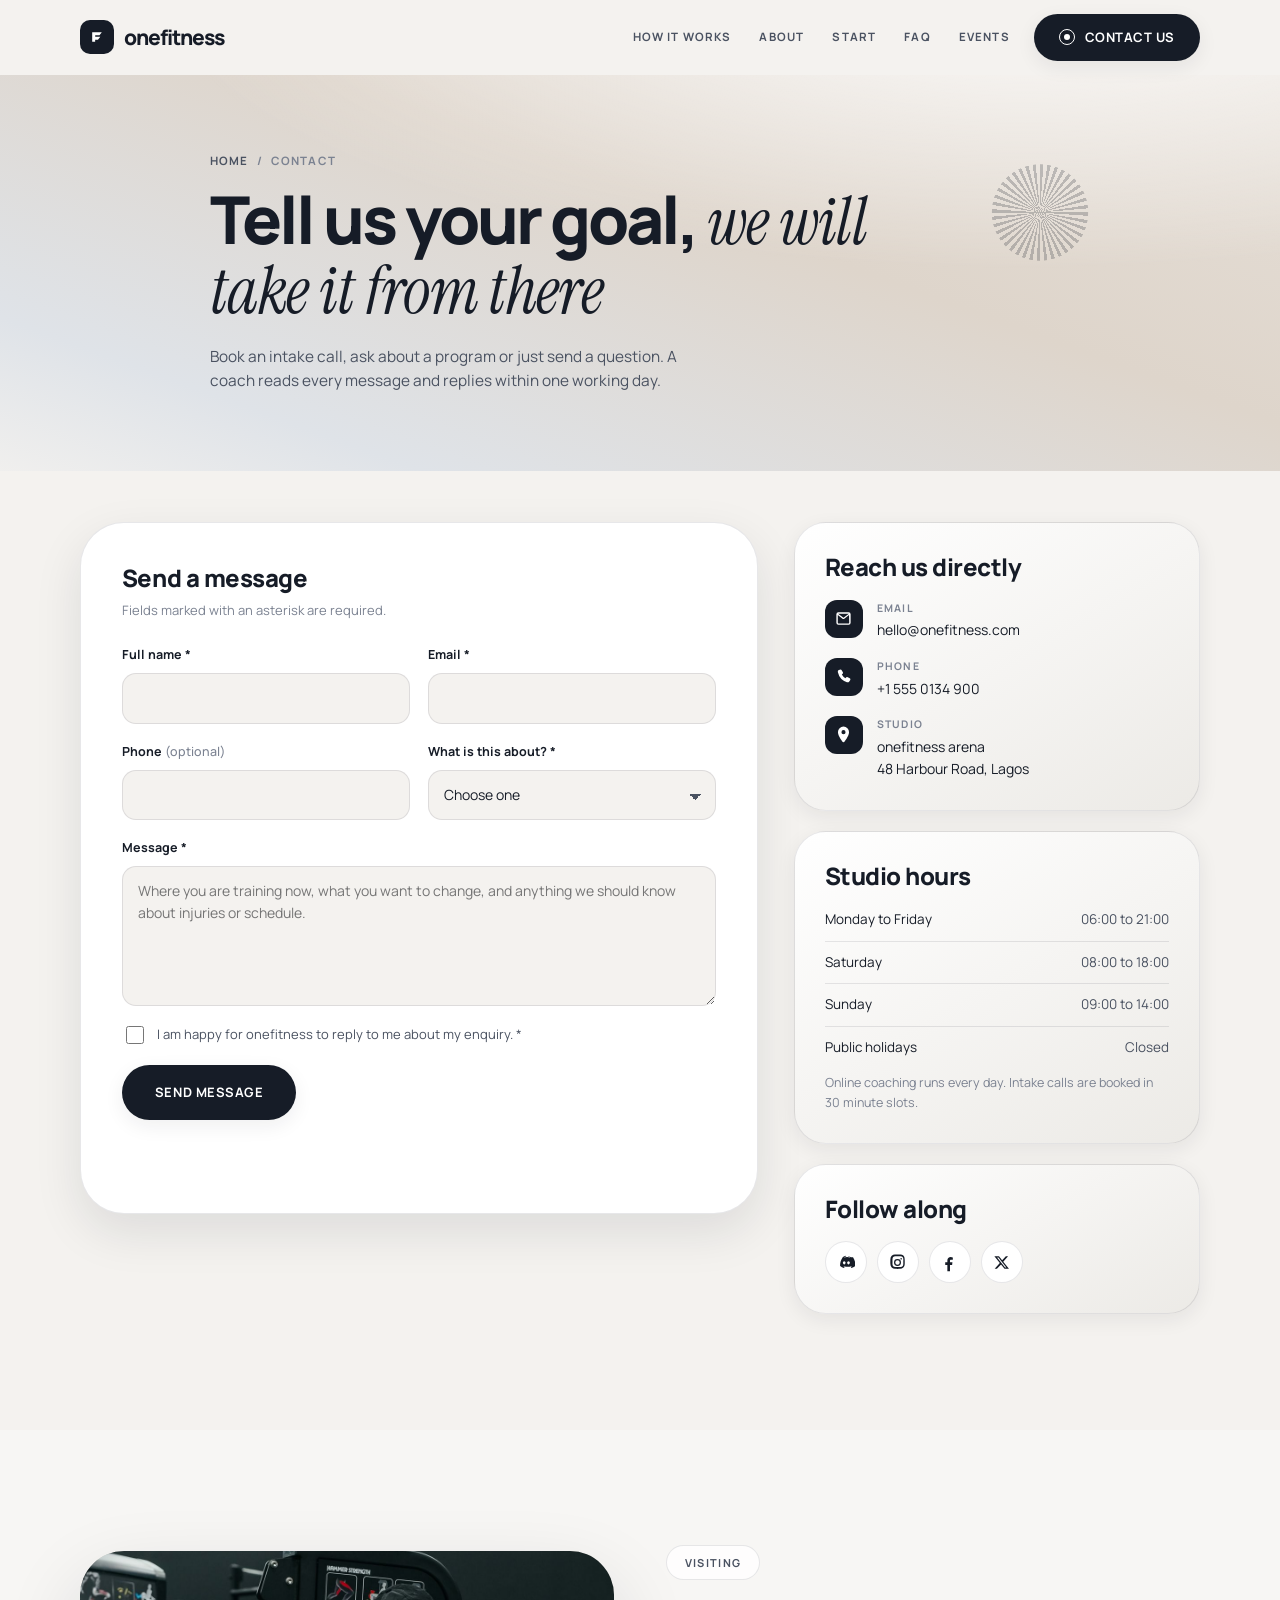
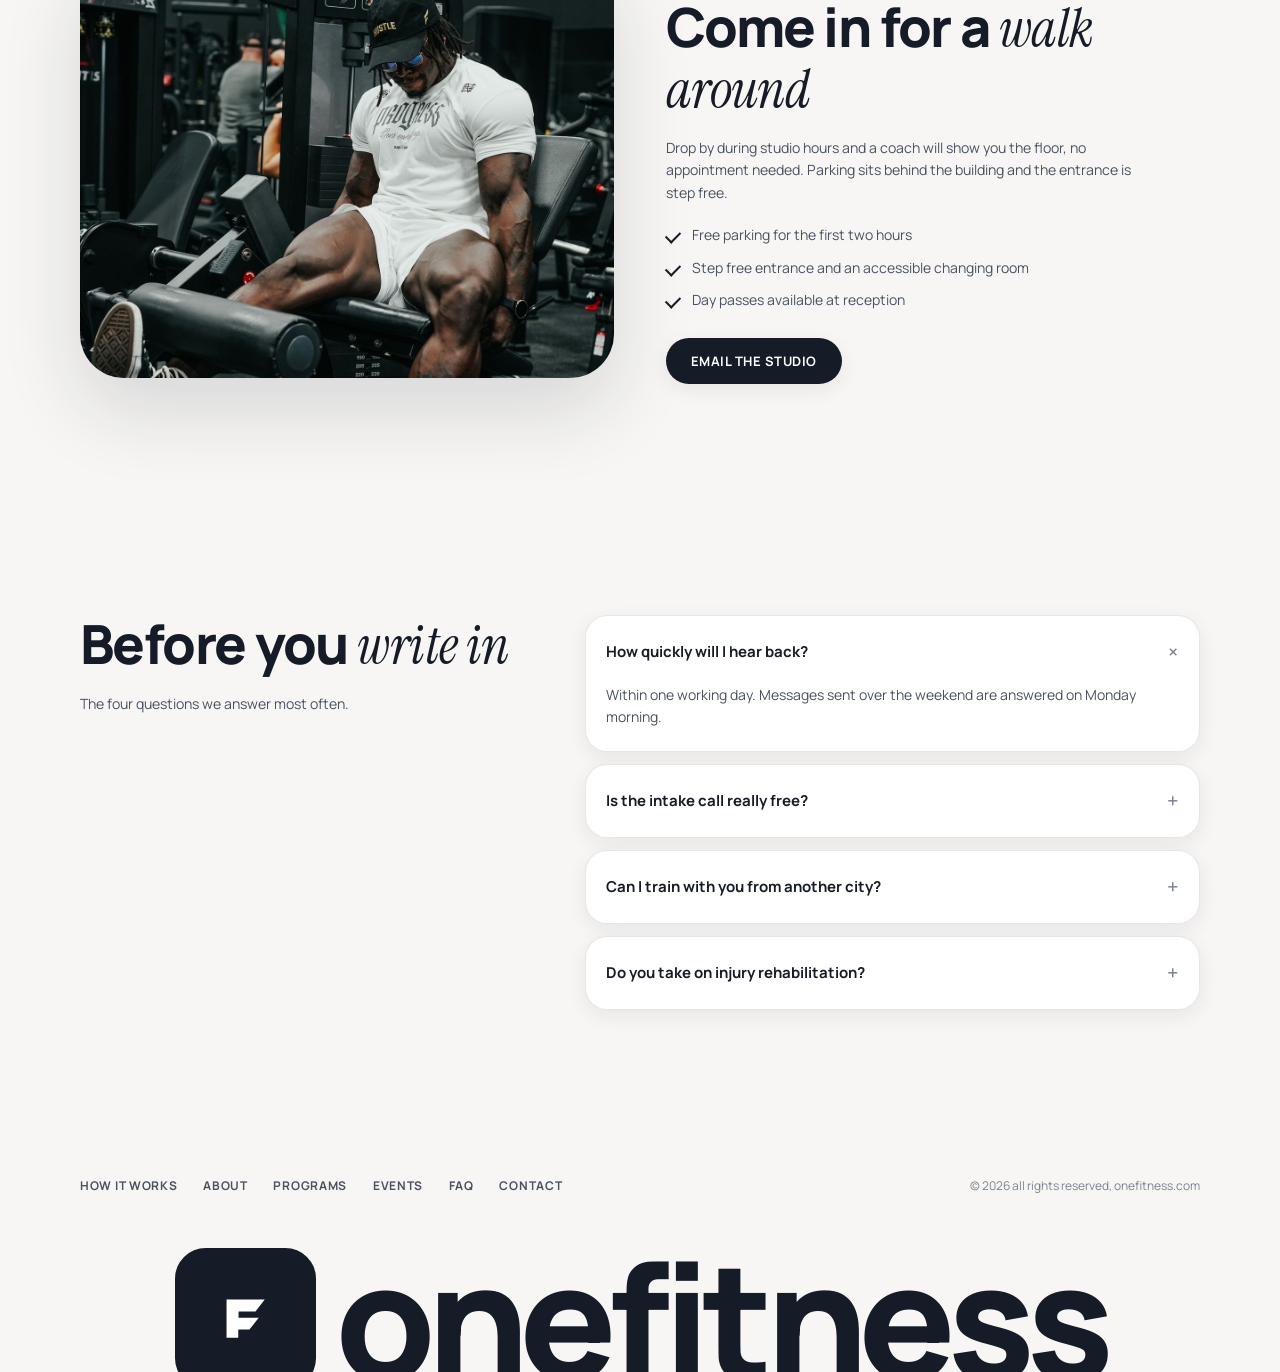
<file: contact.html>
<!DOCTYPE html>
<html lang="en">
<head>
<meta charset="utf-8" />
<meta name="viewport" content="width=device-width, initial-scale=1, viewport-fit=cover" />
<title>Contact onefitness</title>
<meta name="description" content="Book an intake call, ask about a program or find the onefitness studio. We reply to every message within one working day." />
<meta name="theme-color" content="#f3f1ee" />
<meta property="og:title" content="Contact onefitness" />
<meta property="og:description" content="Book an intake call, ask about a program or find the studio." />
<meta property="og:type" content="website" />
<link rel="icon" href="data:image/svg+xml,%3Csvg xmlns='http://www.w3.org/2000/svg' viewBox='0 0 32 32'%3E%3Crect width='32' height='32' rx='8' fill='%231b2333'/%3E%3Cpath d='M9 22V10h13l-3 4h-6v2h7l-3 4h-4v2z' fill='%23fff'/%3E%3C/svg%3E" />
<link rel="preconnect" href="https://fonts.googleapis.com" />
<link rel="preconnect" href="https://fonts.gstatic.com" crossorigin />
<link href="https://fonts.googleapis.com/css2?family=Manrope:wght@400;500;600;700;800&family=Instrument+Serif:ital@0;1&display=swap" rel="stylesheet" />
<link rel="stylesheet" href="/assets/css/styles.css?v=2" />
</head>
<body>
<a class="skip-link" href="#main">Skip to content</a>

<!-- ───────────────────────── HEADER ───────────────────────── -->
<header class="site-header" id="top">
  <div class="shell header-inner">
    <a class="brand" href="/" aria-label="onefitness home">
      <span class="brand-mark" aria-hidden="true">
        <svg viewBox="0 0 32 32" focusable="false"><path d="M9 23V9h14l-3.4 4.4h-6.2v2.3h7.4L17.4 20h-4.1v3z"/></svg>
      </span>
      <span class="brand-word">onefitness</span>
    </a>

    <nav class="nav" id="primary-nav" aria-label="Primary">
      <a href="/#how">How it works</a>
      <a href="/about">About</a>
      <a href="/#start">Start</a>
      <a href="/#faq">FAQ</a>
      <a href="/#events">Events</a>
      <a class="nav-cta" href="/contact" aria-current="page">Contact us</a>
    </nav>

    <a class="btn btn-dark header-btn" href="/contact" aria-current="page">
      <span class="dot" aria-hidden="true"></span> Contact us
    </a>

    <button class="nav-toggle" id="navToggle" type="button" aria-expanded="false" aria-controls="primary-nav" aria-label="Open menu">
      <span></span><span></span><span></span>
    </button>
  </div>
</header>
<div class="nav-scrim" id="navScrim" hidden></div>

<main id="main">

  <!-- ───────────────────────── PAGE HERO ───────────────────────── -->
  <section class="page-hero">
    <div class="page-hero-bg" aria-hidden="true"></div>
    <div class="shell page-hero-inner">
      <nav class="crumbs" aria-label="Breadcrumb">
        <a href="/">Home</a> <span aria-hidden="true">/</span> <span aria-current="page">Contact</span>
      </nav>
      <h1 class="page-title">Tell us your goal, <em>we will take it from there</em></h1>
      <p class="page-lead">
        Book an intake call, ask about a program or just send a question. A coach
        reads every message and replies within one working day.
      </p>
      <span class="burst burst-page" aria-hidden="true"></span>
    </div>
  </section>

  <!-- ───────────────────────── CONTACT ───────────────────────── -->
  <section class="section contact-section">
    <div class="shell contact-grid">

      <div class="contact-form-card reveal">
        <h2 class="h3">Send a message</h2>
        <p class="form-intro">Fields marked with an asterisk are required.</p>

        <form id="contactForm" novalidate>
          <div class="form-row">
            <div class="field">
              <label for="name">Full name *</label>
              <input id="name" name="name" type="text" autocomplete="name" required aria-describedby="err-name" />
              <p class="field-error" id="err-name" hidden></p>
            </div>
            <div class="field">
              <label for="cemail">Email *</label>
              <input id="cemail" name="email" type="email" inputmode="email" autocomplete="email" required aria-describedby="err-cemail" />
              <p class="field-error" id="err-cemail" hidden></p>
            </div>
          </div>

          <div class="form-row">
            <div class="field">
              <label for="phone">Phone <span class="opt">(optional)</span></label>
              <input id="phone" name="phone" type="tel" inputmode="tel" autocomplete="tel" />
            </div>
            <div class="field">
              <label for="topic">What is this about? *</label>
              <select id="topic" name="topic" required aria-describedby="err-topic">
                <option value="">Choose one</option>
                <option>Book an intake call</option>
                <option>Training programs</option>
                <option>Meal planning</option>
                <option>Events and workshops</option>
                <option>Billing or my account</option>
                <option>Something else</option>
              </select>
              <p class="field-error" id="err-topic" hidden></p>
            </div>
          </div>

          <div class="field">
            <label for="message">Message *</label>
            <textarea id="message" name="message" rows="5" required aria-describedby="err-message"
              placeholder="Where you are training now, what you want to change, and anything we should know about injuries or schedule."></textarea>
            <p class="field-error" id="err-message" hidden></p>
          </div>

          <label class="check">
            <input id="consent" name="consent" type="checkbox" required aria-describedby="err-consent" />
            <span>I am happy for onefitness to reply to me about my enquiry. *</span>
          </label>
          <p class="field-error" id="err-consent" hidden></p>

          <button class="btn btn-dark btn-lg form-submit" type="submit">Send message</button>
          <p class="form-note" id="contactNote" role="status"></p>
        </form>
      </div>

      <aside class="contact-info reveal">
        <div class="info-card">
          <h2 class="h3">Reach us directly</h2>
          <ul class="info-list">
            <li>
              <span class="info-icon" aria-hidden="true">
                <svg viewBox="0 0 24 24"><path d="M3 6.5A2.5 2.5 0 0 1 5.5 4h13A2.5 2.5 0 0 1 21 6.5v11a2.5 2.5 0 0 1-2.5 2.5h-13A2.5 2.5 0 0 1 3 17.5Zm2.2-.5 6.8 5.2L18.8 6Zm13.8 1.6-6.4 4.9a1.2 1.2 0 0 1-1.4 0L4.8 7.6v9.9c0 .4.3.7.7.7h13c.4 0 .7-.3.7-.7Z"/></svg>
              </span>
              <span class="info-body">
                <span class="info-label">Email</span>
                <a href="mailto:hello@onefitness.com">hello@onefitness.com</a>
              </span>
            </li>
            <li>
              <span class="info-icon" aria-hidden="true">
                <svg viewBox="0 0 24 24"><path d="M7.4 3.6a1.6 1.6 0 0 1 2.3.5l1.5 2.5a1.6 1.6 0 0 1-.3 2l-1 .9a10.4 10.4 0 0 0 4.6 4.6l.9-1a1.6 1.6 0 0 1 2-.3l2.5 1.5a1.6 1.6 0 0 1 .5 2.3l-1.1 1.6a2.6 2.6 0 0 1-2.9 1A17.4 17.4 0 0 1 4.9 6.6a2.6 2.6 0 0 1 1-2.9Z"/></svg>
              </span>
              <span class="info-body">
                <span class="info-label">Phone</span>
                <a href="tel:+15550134900">+1 555 0134 900</a>
              </span>
            </li>
            <li>
              <span class="info-icon" aria-hidden="true">
                <svg viewBox="0 0 24 24"><path d="M12 2a7 7 0 0 0-7 7c0 5.1 6.2 12.3 6.4 12.6a.8.8 0 0 0 1.2 0C12.8 21.3 19 14.1 19 9a7 7 0 0 0-7-7Zm0 9.6A2.6 2.6 0 1 1 14.6 9 2.6 2.6 0 0 1 12 11.6Z"/></svg>
              </span>
              <span class="info-body">
                <span class="info-label">Studio</span>
                <span>onefitness arena<br />48 Harbour Road, Lagos</span>
              </span>
            </li>
          </ul>
        </div>

        <div class="info-card">
          <h2 class="h3">Studio hours</h2>
          <ul class="hours">
            <li><span>Monday to Friday</span> <span>06:00 to 21:00</span></li>
            <li><span>Saturday</span> <span>08:00 to 18:00</span></li>
            <li><span>Sunday</span> <span>09:00 to 14:00</span></li>
            <li><span>Public holidays</span> <span>Closed</span></li>
          </ul>
          <p class="hours-note">Online coaching runs every day. Intake calls are booked in 30 minute slots.</p>
        </div>

        <div class="info-card info-social">
          <h2 class="h3">Follow along</h2>
          <ul class="socials socials-lg">
            <li><a href="/contact" aria-label="Discord"><svg viewBox="0 0 24 24" aria-hidden="true"><path d="M19.3 5.4A16 16 0 0 0 15.4 4l-.3.5a12 12 0 0 1 3.4 1.7 11 11 0 0 0-9-.1A12 12 0 0 1 12.9 4l-.3-.5a16 16 0 0 0-3.9 1.4C5.8 9.2 5 12.9 5.2 16.5a16 16 0 0 0 4.9 2.5l1-1.6c-.6-.2-1.1-.5-1.6-.8l.4-.3a11.5 11.5 0 0 0 9.8 0l.4.3c-.5.3-1 .6-1.6.8l1 1.6a16 16 0 0 0 4.9-2.5c.3-4.2-.7-7.9-2.9-11.1ZM10.4 14.4c-.9 0-1.7-.9-1.7-2s.7-2 1.7-2 1.7.9 1.7 2-.8 2-1.7 2Zm5.4 0c-.9 0-1.7-.9-1.7-2s.7-2 1.7-2 1.7.9 1.7 2-.8 2-1.7 2Z"/></svg></a></li>
            <li><a href="/contact" aria-label="Instagram"><svg viewBox="0 0 24 24" aria-hidden="true"><path d="M12 7.6A4.4 4.4 0 1 0 16.4 12 4.4 4.4 0 0 0 12 7.6Zm0 7.2A2.8 2.8 0 1 1 14.8 12 2.8 2.8 0 0 1 12 14.8Zm5.6-7.4a1 1 0 1 1-1-1 1 1 0 0 1 1 1ZM21 7.4a6 6 0 0 0-1.6-4.2A6 6 0 0 0 15.1 2C13.4 1.9 10.6 1.9 9 2a6 6 0 0 0-4.3 1.6A6 6 0 0 0 3 7.8C2.9 9.5 2.9 12.3 3 14a6 6 0 0 0 1.7 4.3A6 6 0 0 0 9 20c1.7.1 4.5.1 6.2 0a6 6 0 0 0 4.2-1.7 6 6 0 0 0 1.7-4.2c.1-1.7.1-4.5-.1-6.7Zm-2 8.5a2.8 2.8 0 0 1-1.6 1.6c-1.1.5-3.7.3-4.9.3s-3.8.1-4.9-.3a2.8 2.8 0 0 1-1.6-1.6c-.5-1.1-.3-3.7-.3-4.9s-.1-3.8.3-4.9a2.8 2.8 0 0 1 1.6-1.6C8.7 4.1 11.3 4.2 12.5 4.2s3.8-.1 4.9.3a2.8 2.8 0 0 1 1.6 1.6c.5 1.1.3 3.7.3 4.9s.2 3.8-.3 4.9Z"/></svg></a></li>
            <li><a href="/contact" aria-label="Facebook"><svg viewBox="0 0 24 24" aria-hidden="true"><path d="M14 8.5h2.2V5.6A29 29 0 0 0 13.6 5C11 5 9.3 6.6 9.3 9.5v2.3H6.6v3.3h2.7V23h3.3v-7.9h2.7l.4-3.3h-3.1V9.8c0-1 .3-1.3 1.4-1.3Z"/></svg></a></li>
            <li><a href="/contact" aria-label="X"><svg viewBox="0 0 24 24" aria-hidden="true"><path d="M17.5 4h2.8l-6.1 7 7.2 9h-5.6l-4.4-5.6L6.2 20H3.4l6.5-7.5L3 4h5.8l4 5.2Zm-1 14.2h1.6L8.1 5.7H6.4Z"/></svg></a></li>
          </ul>
        </div>
      </aside>
    </div>
  </section>

  <!-- ───────────────────────── VISIT ───────────────────────── -->
  <section class="section visit-section">
    <div class="shell visit-grid">
      <figure class="visit-photo reveal">
        <img src="/assets/img/program-legs.jpg" alt="Training floor at the onefitness studio" loading="lazy" decoding="async" />
      </figure>
      <div class="visit-copy reveal">
        <span class="pill">Visiting</span>
        <h2 class="h2">Come in for a <em>walk around</em></h2>
        <p class="lead">
          Drop by during studio hours and a coach will show you the floor, no
          appointment needed. Parking sits behind the building and the entrance is
          step free.
        </p>
        <ul class="visit-list">
          <li>Free parking for the first two hours</li>
          <li>Step free entrance and an accessible changing room</li>
          <li>Day passes available at reception</li>
        </ul>
        <a class="btn btn-dark" href="mailto:hello@onefitness.com">Email the studio</a>
      </div>
    </div>
  </section>

  <!-- ───────────────────────── FAQ ───────────────────────── -->
  <section class="section faq">
    <div class="shell faq-grid">
      <div class="reveal">
        <h2 class="h2">Before you <em>write in</em></h2>
        <p class="lead">The four questions we answer most often.</p>
      </div>
      <div class="faq-list reveal">
        <details open>
          <summary>How quickly will I hear back?</summary>
          <p>Within one working day. Messages sent over the weekend are answered on Monday morning.</p>
        </details>
        <details>
          <summary>Is the intake call really free?</summary>
          <p>Yes. It runs about 30 minutes, needs no card, and ends with an honest answer about whether we are the right fit for your goal.</p>
        </details>
        <details>
          <summary>Can I train with you from another city?</summary>
          <p>Every program has a remote variant. The assessment is done on video and your coach reviews your logged sessions each week.</p>
        </details>
        <details>
          <summary>Do you take on injury rehabilitation?</summary>
          <p>We work alongside your physiotherapist and follow their clearance. We do not diagnose or treat injuries ourselves.</p>
        </details>
      </div>
    </div>
  </section>
</main>

<!-- ───────────────────────── FOOTER ───────────────────────── -->
<footer class="site-footer">
  <div class="shell footer-top">
    <nav class="footer-nav" aria-label="Footer">
      <a href="/#how">How it works</a>
      <a href="/about">About</a>
      <a href="/#programs">Programs</a>
      <a href="/#events">Events</a>
      <a href="/#faq">FAQ</a>
      <a href="/contact">Contact</a>
    </nav>
    <p class="footer-legal">© <span id="year">2026</span> all rights reserved, onefitness.com</p>
  </div>
  <div class="footer-word" aria-hidden="true">
    <span class="footer-mark">
      <svg viewBox="0 0 32 32" focusable="false"><path d="M9 23V9h14l-3.4 4.4h-6.2v2.3h7.4L17.4 20h-4.1v3z"/></svg>
    </span>
    <span class="footer-text">onefitness</span>
  </div>
</footer>

<script src="/assets/js/main.js?v=2" defer></script>
</body>
</html>
</file>
<file: assets/css/styles.css>
/* ============================================================
   onefitness — design system
   ============================================================ */
:root {
  --ink: #161c27;
  --ink-soft: #4a5261;
  --ink-mute: #7b8291;
  --line: rgba(22, 28, 39, 0.10);
  --sand: #e9e3dc;
  --sand-deep: #ded5cb;
  --paper: #f4f2ef;
  --paper-2: #eceae6;
  --white: #ffffff;
  --accent: #1b2333;

  --r-sm: 14px;
  --r-md: 22px;
  --r-lg: 32px;
  --r-xl: 44px;
  --r-pill: 999px;

  --shell: 1200px;
  --gutter: clamp(16px, 4vw, 40px);
  --sec-y: clamp(64px, 9vw, 130px);

  --shadow-s: 0 6px 20px rgba(22, 28, 39, .07);
  --shadow-m: 0 18px 48px rgba(22, 28, 39, .10);
  --shadow-l: 0 32px 80px rgba(22, 28, 39, .14);

  --ease: cubic-bezier(.22, .61, .36, 1);
}

* { box-sizing: border-box; }

html {
  -webkit-text-size-adjust: 100%;
  scroll-behavior: smooth;
  scroll-padding-top: 96px;
}

body {
  margin: 0;
  background: var(--paper);
  color: var(--ink);
  font-family: "Manrope", ui-sans-serif, system-ui, -apple-system, "Segoe UI", Roboto, sans-serif;
  font-size: clamp(15px, 1.05vw, 16px);
  line-height: 1.6;
  -webkit-font-smoothing: antialiased;
  overflow-x: hidden;
}

body.nav-open { overflow: hidden; }

img, svg { display: block; max-width: 100%; }
img { height: auto; }
a { color: inherit; text-decoration: none; }
button, input, select, textarea { font: inherit; color: inherit; }
ul, ol, dl, dd { margin: 0; padding: 0; list-style: none; }
figure { margin: 0; }
h1, h2, h3, p { margin: 0; }

:focus-visible {
  outline: 2px solid var(--accent);
  outline-offset: 3px;
  border-radius: 4px;
}

.visually-hidden {
  position: absolute !important;
  width: 1px; height: 1px;
  padding: 0; margin: -1px;
  overflow: hidden; clip: rect(0 0 0 0);
  white-space: nowrap; border: 0;
}

.skip-link {
  position: absolute; left: 50%; top: -100px;
  transform: translateX(-50%);
  z-index: 200;
  background: var(--ink); color: #fff;
  padding: 10px 18px; border-radius: var(--r-pill);
}
.skip-link:focus { top: 12px; }

.shell {
  width: 100%;
  max-width: var(--shell);
  margin-inline: auto;
  padding-inline: var(--gutter);
}

.section { padding-block: var(--sec-y); }

/* ── Type ─────────────────────────────────────────────── */
.h2 {
  font-size: clamp(30px, 5vw, 54px);
  line-height: 1.06;
  letter-spacing: -0.03em;
  font-weight: 800;
}
.h2 em, .hero-title em {
  font-family: "Instrument Serif", Georgia, serif;
  font-style: italic;
  font-weight: 400;
  letter-spacing: -0.01em;
}
.lead {
  margin-top: 18px;
  max-width: 52ch;
  color: var(--ink-soft);
  font-size: clamp(14px, 1.1vw, 16px);
}

/* ── Buttons ──────────────────────────────────────────── */
.btn {
  display: inline-flex;
  align-items: center;
  justify-content: center;
  gap: 10px;
  border: 1px solid transparent;
  border-radius: var(--r-pill);
  padding: 12px 24px;
  font-size: 13px;
  font-weight: 700;
  letter-spacing: .04em;
  text-transform: uppercase;
  cursor: pointer;
  transition: transform .25s var(--ease), background-color .25s var(--ease),
              color .25s var(--ease), box-shadow .25s var(--ease), border-color .25s var(--ease);
  white-space: nowrap;
}
.btn:hover { transform: translateY(-2px); }
.btn:active { transform: translateY(0); }
.btn-lg { padding: 16px 32px; }

.btn-dark { background: var(--ink); color: #fff; box-shadow: var(--shadow-s); }
.btn-dark:hover { background: #0e131d; box-shadow: var(--shadow-m); }

.btn-light { background: #fff; color: var(--ink); box-shadow: var(--shadow-s); }
.btn-light:hover { box-shadow: var(--shadow-m); }

.btn-ghost {
  background: transparent;
  border-color: rgba(22, 28, 39, .25);
  color: var(--ink);
  text-transform: none;
  letter-spacing: 0;
  font-size: 13px;
}
.btn-ghost:hover { background: var(--ink); color: #fff; border-color: var(--ink); }

.dot {
  width: 16px; height: 16px;
  border-radius: 50%;
  border: 1.5px solid currentColor;
  position: relative;
  flex: none;
}
.dot::after {
  content: ""; position: absolute; inset: 4px;
  border-radius: 50%; background: currentColor;
}

.pill {
  display: inline-block;
  background: rgba(255, 255, 255, .8);
  border: 1px solid var(--line);
  border-radius: var(--r-pill);
  padding: 8px 18px;
  font-size: 11px;
  font-weight: 700;
  letter-spacing: .12em;
  text-transform: uppercase;
  color: var(--ink-soft);
}

/* decorative sunburst */
.burst {
  position: absolute;
  width: 84px; height: 84px;
  border-radius: 50%;
  background:
    repeating-conic-gradient(from 0deg, var(--ink) 0deg 4deg, transparent 4deg 9deg);
  -webkit-mask: radial-gradient(circle, #000 66%, transparent 67%);
          mask: radial-gradient(circle, #000 66%, transparent 67%);
  opacity: .85;
  pointer-events: none;
}

/* ── Header ───────────────────────────────────────────── */
.site-header {
  position: sticky;
  top: 0;
  z-index: 90;
  padding-block: 14px;
  transition: background-color .3s var(--ease), box-shadow .3s var(--ease), backdrop-filter .3s;
}
.site-header.is-stuck {
  background: rgba(244, 242, 239, .82);
  backdrop-filter: blur(14px);
  -webkit-backdrop-filter: blur(14px);
  box-shadow: 0 1px 0 var(--line);
}
.header-inner {
  display: flex;
  align-items: center;
  gap: 20px;
}

.brand { position: relative; z-index: 2; display: inline-flex; align-items: center; gap: 10px; flex: none; }
.brand-mark {
  width: 34px; height: 34px;
  display: grid; place-items: center;
  border-radius: 10px;
  background: var(--ink);
}
.brand-mark svg { width: 22px; height: 22px; fill: #fff; }
.brand-word {
  font-size: clamp(18px, 2vw, 21px);
  font-weight: 800;
  letter-spacing: -0.045em;
}

.nav {
  margin-left: auto;
  display: flex;
  align-items: center;
  gap: clamp(14px, 2.2vw, 30px);
}
.nav a {
  font-size: 11.5px;
  font-weight: 700;
  letter-spacing: .1em;
  text-transform: uppercase;
  color: var(--ink-soft);
  position: relative;
  padding-block: 6px;
  transition: color .2s var(--ease);
}
.nav a::after {
  content: "";
  position: absolute; left: 0; bottom: 0;
  width: 0; height: 1.5px;
  background: var(--ink);
  transition: width .3s var(--ease);
}
.nav a:hover { color: var(--ink); }
.nav a:hover::after { width: 100%; }
.nav .nav-cta { display: none; }

.header-btn { margin-left: 4px; flex: none; }

.nav-toggle {
  position: relative;
  z-index: 2;
  display: none;
  width: 44px; height: 44px;
  border: 1px solid var(--line);
  border-radius: 12px;
  background: rgba(255, 255, 255, .7);
  cursor: pointer;
  padding: 0;
  flex: none;
}
.nav-toggle span {
  position: absolute;
  left: 50%;
  top: 50%;
  width: 18px; height: 1.8px;
  margin: -0.9px 0 0 -9px;
  background: var(--ink);
  border-radius: 2px;
  transition: transform .32s var(--ease), opacity .2s var(--ease);
}
.nav-toggle span:nth-child(1) { transform: translateY(-6px); }
.nav-toggle span:nth-child(3) { transform: translateY(6px); }
.nav-toggle[aria-expanded="true"] span:nth-child(1) { transform: rotate(45deg); }
.nav-toggle[aria-expanded="true"] span:nth-child(2) { opacity: 0; }
.nav-toggle[aria-expanded="true"] span:nth-child(3) { transform: rotate(-45deg); }

.nav-scrim {
  position: fixed; inset: 0;
  background: rgba(16, 20, 28, .38);
  backdrop-filter: blur(2px);
  z-index: 85;
}

/* ── Hero ─────────────────────────────────────────────── */
.hero {
  position: relative;
  padding-top: clamp(24px, 4vw, 48px);
  padding-bottom: clamp(56px, 8vw, 110px);
  overflow: hidden;
}
.hero-bg {
  position: absolute;
  inset: -140px 0 auto 0;
  height: min(1020px, 128%);
  background:
    radial-gradient(120% 90% at 78% 22%, rgba(255,255,255,.9) 0%, transparent 60%),
    linear-gradient(200deg, var(--sand) 0%, var(--sand-deep) 42%, #dfe3e8 78%, var(--paper) 100%);
  z-index: -1;
}
.hero-bg::after {
  content: "";
  position: absolute; inset: 0;
  background: repeating-conic-gradient(from 0deg at 18% 82%, rgba(255,255,255,.35) 0deg 3deg, transparent 3deg 7deg);
  -webkit-mask: radial-gradient(circle at 18% 82%, #000 0%, transparent 42%);
          mask: radial-gradient(circle at 18% 82%, #000 0%, transparent 42%);
  opacity: .55;
}

.hero-grid {
  display: grid;
  grid-template-columns: minmax(0, 1.04fr) minmax(0, 1fr);
  gap: clamp(28px, 4vw, 56px);
  align-items: start;
}

.hero-title {
  font-size: clamp(38px, 6vw, 70px);
  line-height: 1.0;
  letter-spacing: -0.045em;
  font-weight: 800;
}
.hero-sub {
  margin-top: 22px;
  max-width: 42ch;
  color: var(--ink-soft);
}

.hero-actions {
  margin-top: 30px;
  display: flex;
  align-items: center;
  gap: clamp(16px, 2.5vw, 28px);
  flex-wrap: wrap;
}
.community {
  display: flex;
  flex-direction: column;
  gap: 8px;
  padding-left: clamp(16px, 2.5vw, 28px);
  border-left: 1px solid rgba(22, 28, 39, .18);
}
.community-label {
  font-size: 12px;
  font-weight: 600;
  color: var(--ink-soft);
}
.socials { display: flex; gap: 14px; }
.socials a {
  display: grid; place-items: center;
  width: 26px; height: 26px;
  color: var(--ink);
  opacity: .78;
  transition: opacity .2s var(--ease), transform .2s var(--ease);
}
.socials a:hover { opacity: 1; transform: translateY(-2px); }
.socials svg { width: 18px; height: 18px; fill: currentColor; }

.stats {
  margin-top: clamp(38px, 6vw, 72px);
  display: grid;
  grid-template-columns: repeat(2, minmax(0, 1fr));
  gap: clamp(20px, 4vw, 48px);
  max-width: 460px;
}
.stat dt {
  font-size: clamp(30px, 4.4vw, 46px);
  font-weight: 800;
  letter-spacing: -0.04em;
  line-height: 1;
}
.stat dd {
  margin-top: 8px;
  font-size: 12.5px;
  color: var(--ink-soft);
  max-width: 22ch;
}

/* hero visual */
.hero-visual { position: relative; }
.burst-hero { top: -2%; left: -5%; z-index: 2; width: clamp(52px, 6.5vw, 88px); height: clamp(52px, 6.5vw, 88px); opacity: .7; }

.hero-photo {
  position: relative;
  border-radius: var(--r-xl);
  overflow: hidden;
  aspect-ratio: 5 / 6;
  box-shadow: var(--shadow-l);
  background: #cfd5dc;
}
.hero-photo img {
  width: 100%; height: 100%;
  object-fit: cover;
  object-position: 50% 22%;
}
.hero-photo::after {
  content: "";
  position: absolute; inset: 0;
  background: linear-gradient(180deg, rgba(20,26,36,.05) 0%, transparent 34%, rgba(20,26,36,.18) 100%);
}

.float-card {
  position: absolute;
  background: rgba(255, 255, 255, .84);
  backdrop-filter: blur(16px);
  -webkit-backdrop-filter: blur(16px);
  border: 1px solid rgba(255, 255, 255, .7);
  border-radius: var(--r-md);
  box-shadow: var(--shadow-m);
  padding: 14px 16px;
  animation: float 6s ease-in-out infinite;
}
@keyframes float {
  0%, 100% { transform: translateY(0); }
  50% { transform: translateY(-9px); }
}
.fc-title { font-size: 12px; font-weight: 700; letter-spacing: -0.01em; }
.fc-sub { font-size: 10px; color: var(--ink-mute); }
.fc-foot { margin-top: 8px; font-size: 10px; color: var(--ink-mute); line-height: 1.35; }

.float-overview {
  top: 8%;
  right: -6%;
  width: min(196px, 46%);
}
.bars {
  margin-top: 12px;
  display: grid;
  grid-template-columns: repeat(7, 1fr);
  align-items: end;
  gap: 5px;
  height: 56px;
}
.bars i {
  display: block;
  height: var(--h);
  border-radius: 4px;
  background: linear-gradient(180deg, #37415a, #161c27);
  animation: grow .9s var(--ease) both;
}
@keyframes grow { from { height: 6%; opacity: .3; } to { height: var(--h); opacity: 1; } }
.bar-days {
  margin-top: 6px;
  display: grid;
  grid-template-columns: repeat(7, 1fr);
  gap: 5px;
  font-size: 9px;
  color: var(--ink-mute);
  text-align: center;
}

.float-members {
  left: -5%;
  bottom: 16%;
  width: min(210px, 56%);
  animation-delay: 1.4s;
}
.members { margin-top: 10px; display: flex; align-items: center; gap: 8px; }
.avatar {
  width: 26px; height: 26px;
  border-radius: 50%;
  border: 2px solid #fff;
  margin-left: -10px;
  background:
    linear-gradient(140deg, hsl(calc(200 + var(--i) * 34) 42% 62%), hsl(calc(180 + var(--i) * 30) 38% 42%));
  box-shadow: 0 2px 6px rgba(22, 28, 39, .18);
}
.avatar:first-of-type { margin-left: 0; }
.members-more { font-size: 10.5px; font-weight: 600; color: var(--ink-soft); }

/* ── Why it works ─────────────────────────────────────── */
.why { padding-top: clamp(20px, 3vw, 44px); }
.why-card {
  display: grid;
  grid-template-columns: minmax(0, .82fr) minmax(0, 1.18fr);
  gap: clamp(18px, 2.6vw, 34px);
  background: linear-gradient(140deg, #ffffff 0%, var(--paper-2) 100%);
  border: 1px solid var(--line);
  border-radius: var(--r-xl);
  padding: clamp(16px, 2.2vw, 26px);
  box-shadow: var(--shadow-m);
}
.why-photo {
  border-radius: var(--r-lg);
  overflow: hidden;
  min-height: clamp(240px, 32vw, 380px);
  background: #d9dde2;
}
.why-photo img { width: 100%; height: 100%; object-fit: cover; }

.why-body {
  display: flex;
  flex-direction: column;
  justify-content: center;
  gap: 18px;
  padding: clamp(6px, 1.4vw, 18px);
}
.why-lead {
  color: var(--ink-soft);
  font-size: clamp(14px, 1.2vw, 17px);
  max-width: 56ch;
}

.why-tiles {
  display: grid;
  grid-template-columns: repeat(3, minmax(0, 1fr));
  gap: clamp(10px, 1.4vw, 16px);
  margin-top: 6px;
}
.tile {
  position: relative;
  background: #fff;
  border: 1px solid var(--line);
  border-radius: var(--r-md);
  padding: 14px;
  display: flex;
  flex-direction: column;
  gap: 12px;
  transition: transform .3s var(--ease), box-shadow .3s var(--ease);
}
.tile:hover { transform: translateY(-5px); box-shadow: var(--shadow-m); }
.tile-art {
  position: relative;
  height: clamp(86px, 10vw, 120px);
  border-radius: var(--r-sm);
  overflow: hidden;
}
.tile-art img {
  position: absolute;
  inset: 0;
  width: 100%;
  height: 100%;
  object-fit: contain;
  padding: 8px;
  /* the supplied cut-outs sit on white — multiply drops it into the tinted panel */
  mix-blend-mode: multiply;
  transition: transform .45s var(--ease);
}
.tile:hover .tile-art img { transform: scale(1.06); }
/* the heart cut-out ships on light grey — lift it to white so multiply blends cleanly */
.tile-art-2 img { filter: brightness(1.09) saturate(1.04); }
.tile-art-1 { background: radial-gradient(75% 75% at 42% 32%, #fdf3ef, #efdcd4); }
.tile-art-2 { background: radial-gradient(75% 75% at 45% 32%, #fdeeec, #f3cec8); }
.tile-art-3 { background: radial-gradient(75% 75% at 42% 32%, #f7f5f2, #e2ddd6); }
.tile-label {
  display: flex;
  align-items: center;
  justify-content: space-between;
  gap: 8px;
  font-size: 12px;
  font-weight: 700;
}
.tile-featured { background: var(--ink); color: #fff; border-color: transparent; }
.tile-featured .tile-label { color: #fff; }
.tile-arrow {
  width: 24px; height: 24px;
  display: grid; place-items: center;
  border-radius: 50%;
  background: rgba(255, 255, 255, .16);
  font-size: 12px;
}

/* ── Meals ────────────────────────────────────────────── */
.meals-grid {
  display: grid;
  grid-template-columns: minmax(0, 1fr) minmax(0, 1fr);
  gap: clamp(28px, 5vw, 70px);
  align-items: center;
}
.diet-switch {
  margin-top: 30px;
  display: flex;
  gap: 14px;
  flex-wrap: wrap;
}
.diet {
  display: flex;
  align-items: center;
  gap: 12px;
  background: #fff;
  border: 1px solid var(--line);
  border-radius: var(--r-md);
  padding: 14px 20px 14px 14px;
  cursor: pointer;
  text-align: left;
  transition: background-color .3s var(--ease), color .3s var(--ease),
              transform .3s var(--ease), box-shadow .3s var(--ease);
}
.diet:hover { transform: translateY(-3px); box-shadow: var(--shadow-s); }
.diet-icon {
  width: 38px; height: 38px;
  display: grid; place-items: center;
  border-radius: 12px;
  background: var(--paper-2);
  flex: none;
}
.diet-icon svg { width: 20px; height: 20px; fill: var(--ink); }
.diet-text {
  display: flex;
  flex-direction: column;
  font-size: 14px;
  font-weight: 700;
}
.diet-text small {
  font-size: 11px;
  font-weight: 600;
  color: var(--ink-mute);
  margin-top: 2px;
}
.diet.active { background: var(--ink); color: #fff; border-color: transparent; box-shadow: var(--shadow-m); }
.diet.active .diet-icon { background: rgba(255, 255, 255, .14); }
.diet.active .diet-icon svg { fill: #fff; }
.diet.active .diet-text small { color: rgba(255, 255, 255, .72); }

.signature { margin-top: 34px; display: flex; flex-direction: column; }
.sig-name {
  font-family: "Instrument Serif", Georgia, serif;
  font-style: italic;
  font-size: 26px;
  line-height: 1;
}
.sig-role { font-size: 11px; color: var(--ink-mute); letter-spacing: .06em; text-transform: uppercase; margin-top: 6px; }

.meals-visual { position: relative; }
.meals-photo {
  border-radius: var(--r-xl);
  overflow: hidden;
  aspect-ratio: 4 / 3.4;
  box-shadow: var(--shadow-l);
  background: #ddd8d2;
}
.meals-photo img {
  width: 100%; height: 100%;
  object-fit: cover;
  transition: opacity .35s var(--ease), transform .8s var(--ease);
}
.meals-photo img.is-swapping { opacity: 0; transform: scale(1.04); }

.float-calories {
  top: 8%;
  right: clamp(-10px, -1.5vw, 0px);
  width: min(240px, 62%);
  animation-delay: .8s;
}
.cal-head { display: flex; align-items: baseline; justify-content: space-between; gap: 10px; }
.cal-value { font-size: 11px; color: var(--ink-mute); }
.cal-value strong { font-size: 15px; color: var(--ink); }
.cal-bar {
  margin-top: 10px;
  height: 6px;
  border-radius: var(--r-pill);
  background: rgba(22, 28, 39, .10);
  overflow: hidden;
}
.cal-bar i {
  display: block;
  height: 100%;
  width: 0;
  border-radius: inherit;
  background: linear-gradient(90deg, #37415a, #161c27);
  transition: width .9s var(--ease);
}

/* ── Programs ─────────────────────────────────────────── */
.programs {
  background: linear-gradient(180deg, var(--paper-2) 0%, #e6e3de 100%);
  position: relative;
}
.programs-head {
  display: grid;
  grid-template-columns: minmax(0, 1.1fr) minmax(0, .9fr);
  gap: clamp(16px, 4vw, 60px);
  align-items: end;
}
.programs-head .lead { margin-top: 0; }

.program-grid {
  margin-top: clamp(30px, 4vw, 52px);
  display: grid;
  grid-template-columns: repeat(3, minmax(0, 1fr));
  gap: clamp(12px, 1.6vw, 20px);
}
.program {
  position: relative;
  border-radius: var(--r-lg);
  overflow: hidden;
  aspect-ratio: 4 / 3.15;
  background: #cfcbc5;
  box-shadow: var(--shadow-s);
  isolation: isolate;
  transition: transform .4s var(--ease), box-shadow .4s var(--ease);
}
.program:hover { transform: translateY(-6px); box-shadow: var(--shadow-l); }
.program img {
  position: absolute; inset: 0;
  width: 100%; height: 100%;
  object-fit: cover;
  z-index: -2;
  transition: transform .7s var(--ease);
}
.program:hover img { transform: scale(1.06); }
.program::before {
  content: "";
  position: absolute; inset: 0;
  z-index: -1;
  background: linear-gradient(180deg, rgba(240,238,235,.30) 0%, rgba(24,29,38,.30) 100%);
}
.ghost {
  position: absolute;
  inset-inline: 0;
  top: 44%;
  transform: translateY(-50%);
  text-align: center;
  font-size: clamp(34px, 4.6vw, 56px);
  font-weight: 800;
  letter-spacing: .04em;
  color: rgba(255, 255, 255, .55);
  mix-blend-mode: overlay;
  pointer-events: none;
  user-select: none;
}
.program-label {
  position: absolute;
  left: 14px; right: 14px; bottom: 14px;
  display: flex;
  align-items: center;
  justify-content: space-between;
  gap: 10px;
  background: rgba(255, 255, 255, .86);
  backdrop-filter: blur(12px);
  -webkit-backdrop-filter: blur(12px);
  border-radius: var(--r-pill);
  padding: 11px 18px;
  font-size: 12.5px;
  font-weight: 700;
  transition: background-color .3s var(--ease), color .3s var(--ease);
}
.program-label:hover { background: var(--ink); color: #fff; }

.programs-foot { margin-top: clamp(28px, 4vw, 46px); display: flex; justify-content: center; }

/* ── Events ───────────────────────────────────────────── */
.events { padding-top: 0; background: #f7f6f4; }
.marquee {
  overflow: hidden;
  padding-block: clamp(28px, 4vw, 52px);
  border-bottom: 1px solid var(--line);
  -webkit-mask: linear-gradient(90deg, transparent, #000 6%, #000 94%, transparent);
          mask: linear-gradient(90deg, transparent, #000 6%, #000 94%, transparent);
}
.marquee-track {
  display: flex;
  align-items: center;
  gap: clamp(24px, 4vw, 56px);
  width: max-content;
  animation: slide 26s linear infinite;
}
@keyframes slide { to { transform: translateX(-50%); } }
.marquee-item {
  display: inline-flex;
  align-items: center;
  gap: clamp(24px, 4vw, 56px);
  font-size: clamp(38px, 7vw, 82px);
  font-weight: 800;
  letter-spacing: -0.045em;
  line-height: 1;
}
.burst-sm {
  position: static;
  width: clamp(28px, 4vw, 52px);
  height: clamp(28px, 4vw, 52px);
  flex: none;
  opacity: .5;
}

.event-list { border-top: 1px solid var(--line); }
.event {
  display: grid;
  grid-template-columns: 54px minmax(0, 1.25fr) minmax(0, 1fr) auto;
  align-items: center;
  gap: clamp(12px, 2vw, 28px);
  padding-block: clamp(20px, 2.6vw, 34px);
  border-bottom: 1px solid var(--line);
  transition: background-color .3s var(--ease);
}
.event:hover { background: rgba(255, 255, 255, .7); }
.event-no { font-size: 12px; font-weight: 700; color: var(--ink-mute); }
.event-name {
  font-family: "Instrument Serif", Georgia, serif;
  font-style: italic;
  font-weight: 400;
  font-size: clamp(24px, 3.2vw, 40px);
  line-height: 1.04;
  letter-spacing: -0.01em;
}
.event-meta { font-size: 12.5px; color: var(--ink-soft); }
.event-meta span { display: block; color: var(--ink-mute); }

/* ── FAQ ──────────────────────────────────────────────── */
.faq { background: #f7f6f4; }
.faq-grid {
  display: grid;
  grid-template-columns: minmax(0, .85fr) minmax(0, 1.15fr);
  gap: clamp(26px, 4vw, 64px);
  align-items: start;
}
.faq-list { display: grid; gap: 12px; }
.faq-list details {
  background: #fff;
  border: 1px solid var(--line);
  border-radius: var(--r-md);
  padding: 4px 20px;
  box-shadow: var(--shadow-s);
}
.faq-list summary {
  list-style: none;
  cursor: pointer;
  padding-block: 16px;
  font-weight: 700;
  font-size: 15px;
  display: flex;
  align-items: center;
  justify-content: space-between;
  gap: 16px;
}
.faq-list summary::-webkit-details-marker { display: none; }
.faq-list summary::after {
  content: "+";
  font-size: 20px;
  font-weight: 500;
  color: var(--ink-mute);
  transition: transform .3s var(--ease);
}
.faq-list details[open] summary::after { transform: rotate(45deg); }
.faq-list p { padding-bottom: 18px; color: var(--ink-soft); font-size: 14px; max-width: 62ch; }

/* ── CTA ──────────────────────────────────────────────── */
.cta { background: #f7f6f4; padding-top: clamp(20px, 3vw, 40px); }
.cta-card {
  position: relative;
  overflow: hidden;
  text-align: center;
  background: linear-gradient(150deg, var(--sand) 0%, #dfe3e8 100%);
  border-radius: var(--r-xl);
  padding: clamp(34px, 6vw, 76px) clamp(20px, 5vw, 64px);
  box-shadow: var(--shadow-m);
}
.burst-cta { top: -18px; right: -18px; width: 120px; height: 120px; opacity: .18; }
.cta-card .lead { margin-inline: auto; }
.cta-form {
  margin-top: 28px;
  display: flex;
  gap: 10px;
  justify-content: center;
  flex-wrap: wrap;
}
.cta-form input {
  flex: 1 1 300px;
  max-width: 420px;
  background: #fff;
  border: 1px solid var(--line);
  border-radius: var(--r-pill);
  padding: 15px 22px;
  font-size: 14px;
}
.cta-form input::placeholder { color: var(--ink-mute); }
.form-note { margin-top: 14px; font-size: 13px; font-weight: 600; min-height: 20px; }
.form-note.error { color: #b33b33; }
.form-note.ok { color: #2c6b46; }

/* ── Footer ───────────────────────────────────────────── */
.site-footer { background: #f7f6f4; padding-top: clamp(30px, 4vw, 56px); overflow: hidden; }
.footer-top {
  display: flex;
  align-items: center;
  justify-content: space-between;
  gap: 20px;
  flex-wrap: wrap;
  padding-bottom: clamp(20px, 3vw, 36px);
}
.footer-nav { display: flex; flex-wrap: wrap; gap: clamp(12px, 2vw, 26px); }
.footer-nav a {
  font-size: 12px; font-weight: 700; letter-spacing: .06em;
  text-transform: uppercase; color: var(--ink-soft);
}
.footer-nav a:hover { color: var(--ink); }
.footer-legal { font-size: 12px; color: var(--ink-mute); }

.footer-word {
  display: flex;
  align-items: center;
  justify-content: center;
  gap: clamp(8px, 1.5vw, 22px);
  padding-inline: var(--gutter);
  line-height: .8;
  color: var(--ink);
  translate: 0 12%;
}
.footer-mark {
  width: clamp(48px, 11vw, 150px);
  height: clamp(48px, 11vw, 150px);
  display: grid; place-items: center;
  border-radius: clamp(12px, 2.4vw, 32px);
  background: var(--ink);
  flex: none;
}
.footer-mark svg { width: 62%; height: 62%; fill: #fff; }
.footer-text {
  font-size: clamp(44px, 12.6vw, 176px);
  font-weight: 800;
  letter-spacing: -0.055em;
}

/* ── Reveal on scroll ─────────────────────────────────── */
.reveal {
  opacity: 0;
  transform: translateY(22px);
  transition: opacity .7s var(--ease), transform .7s var(--ease);
}
.reveal.in { opacity: 1; transform: none; }

/* ============================================================
   Responsive
   ============================================================ */
@media (max-width: 980px) {
  .hero-grid { grid-template-columns: 1fr; }
  .hero-copy { max-width: 640px; }
  .hero-visual { max-width: 620px; margin-inline: auto; width: 100%; }
  .burst-hero { left: 2%; }
  .float-overview { right: 0; }
  .float-members { left: 0; }

  .why-card { grid-template-columns: 1fr; }
  .why-photo { min-height: 0; aspect-ratio: 16 / 9; }

  .meals-grid { grid-template-columns: 1fr; }
  .meals-visual { max-width: 620px; }

  .programs-head { grid-template-columns: 1fr; align-items: start; }
  .program-grid { grid-template-columns: repeat(2, minmax(0, 1fr)); }

  .faq-grid { grid-template-columns: 1fr; }
}

@media (max-width: 900px) {
  .nav {
    position: fixed;
    inset: 0 0 auto 0;
    z-index: 1;
    flex-direction: column;
    align-items: stretch;
    gap: 0;
    margin: 0;
    padding: 96px 24px 32px;
    background: var(--paper);
    box-shadow: var(--shadow-l);
    border-radius: 0 0 var(--r-lg) var(--r-lg);
    transform: translateY(-102%);
    transition: transform .42s var(--ease);
    visibility: hidden;
  }
  .nav.open { transform: none; visibility: visible; }
  .nav a {
    font-size: 15px;
    letter-spacing: .02em;
    text-transform: none;
    font-weight: 700;
    color: var(--ink);
    padding-block: 15px;
    border-bottom: 1px solid var(--line);
  }
  .nav a::after { display: none; }
  .nav .nav-cta {
    display: block;
    margin-top: 20px;
    border-bottom: 0;
    text-align: center;
    background: var(--ink);
    color: #fff;
    border-radius: var(--r-pill);
    padding: 15px 20px;
  }
  .header-btn { display: none; }
  .nav-toggle { display: block; margin-left: auto; }

  .event {
    grid-template-columns: 40px minmax(0, 1fr);
    row-gap: 10px;
    align-items: start;
  }
  .event-name { grid-column: 2; }
  .event-meta { grid-column: 2; }
  .event .btn-ghost { grid-column: 2; justify-self: start; }
}

@media (max-width: 720px) {
  html { scroll-padding-top: 80px; }
  .hero-actions { gap: 18px; }
  .community { padding-left: 0; border-left: 0; }
  .stats { grid-template-columns: repeat(2, minmax(0, 1fr)); gap: 18px; }

  .why-tiles { grid-template-columns: repeat(3, minmax(0, 1fr)); gap: 8px; }
  .tile { padding: 10px; }
  .tile-label { font-size: 10.5px; }

  .float-overview { width: min(168px, 50%); padding: 12px; }
  .float-members { width: min(180px, 58%); bottom: 10%; }
  .float-calories { width: min(210px, 70%); }
}

@media (max-width: 560px) {
  .program-grid { grid-template-columns: 1fr; }
  .program { aspect-ratio: 4 / 3; }
  .hero-photo { aspect-ratio: 4 / 5; }
  .diet { width: 100%; }
  .cta-form input { flex: 1 1 100%; max-width: none; }
  .cta-form .btn { width: 100%; }
  .footer-top { justify-content: flex-start; }
  .why-tiles { grid-template-columns: 1fr; }
  .tile { flex-direction: row; align-items: center; }
  .tile-art { flex: none; width: 92px; height: 78px; }
  .tile-label { flex: 1; font-size: 12px; }
}

@media (max-width: 380px) {
  .float-overview { display: none; }
}

/* ── Motion / print ───────────────────────────────────── */
@media (prefers-reduced-motion: reduce) {
  html { scroll-behavior: auto; }
  *, *::before, *::after {
    animation-duration: .001ms !important;
    animation-iteration-count: 1 !important;
    transition-duration: .001ms !important;
  }
  .reveal { opacity: 1; transform: none; }
}

@media print {
  .site-header, .nav-toggle, .marquee, .cta-form { display: none !important; }
  body { background: #fff; }
}

/* ============================================================
   Sub-pages (about, contact)
   ============================================================ */
.h3 {
  font-size: clamp(19px, 2.2vw, 24px);
  font-weight: 800;
  letter-spacing: -0.02em;
  line-height: 1.2;
}

/* ── Page hero ────────────────────────────────────────── */
.page-hero {
  position: relative;
  overflow: hidden;
  padding-block: clamp(34px, 6vw, 84px) clamp(40px, 6vw, 88px);
}
.page-hero-bg {
  position: absolute;
  inset: -160px 0 auto 0;
  height: min(720px, 150%);
  background:
    radial-gradient(110% 80% at 80% 10%, rgba(255,255,255,.92) 0%, transparent 62%),
    linear-gradient(200deg, var(--sand) 0%, var(--sand-deep) 48%, #dfe3e8 82%, var(--paper) 100%);
  z-index: -1;
}
.page-hero-inner { position: relative; max-width: 940px; }
.burst-page {
  top: 4%;
  right: 2%;
  width: clamp(54px, 8vw, 104px);
  height: clamp(54px, 8vw, 104px);
  opacity: .22;
}
.crumbs {
  display: flex;
  align-items: center;
  gap: 8px;
  font-size: 11.5px;
  font-weight: 700;
  letter-spacing: .1em;
  text-transform: uppercase;
  color: var(--ink-mute);
}
.crumbs a { color: var(--ink-soft); }
.crumbs a:hover { color: var(--ink); }
.page-title {
  margin-top: 16px;
  font-size: clamp(34px, 5.6vw, 66px);
  line-height: 1.02;
  letter-spacing: -0.045em;
  font-weight: 800;
  max-width: 17ch;
}
.page-title em {
  font-family: "Instrument Serif", Georgia, serif;
  font-style: italic;
  font-weight: 400;
  letter-spacing: -0.01em;
}
.page-lead {
  margin-top: 20px;
  max-width: 56ch;
  color: var(--ink-soft);
  font-size: clamp(14px, 1.2vw, 17px);
}

.section-head { max-width: 700px; margin-bottom: clamp(26px, 4vw, 46px); }
.nav a[aria-current="page"] { color: var(--ink); }
.nav a[aria-current="page"]::after { width: 100%; }

/* ── About: story ─────────────────────────────────────── */
.story { padding-top: clamp(30px, 4vw, 60px); }
.story-grid {
  display: grid;
  grid-template-columns: minmax(0, .92fr) minmax(0, 1.08fr);
  gap: clamp(28px, 4.5vw, 64px);
  align-items: center;
}
.story-photo {
  border-radius: var(--r-xl);
  overflow: hidden;
  aspect-ratio: 4 / 4.6;
  box-shadow: var(--shadow-l);
  background: #d7d3ce;
}
.story-photo img { width: 100%; height: 100%; object-fit: cover; }
.story-copy .pill { margin-bottom: 18px; }
.story-copy .h2 { max-width: 16ch; }
.story-copy .lead + .lead { margin-top: 14px; }

.mini-stats {
  margin-top: clamp(28px, 4vw, 40px);
  display: grid;
  grid-template-columns: repeat(3, minmax(0, 1fr));
  gap: clamp(14px, 2.4vw, 28px);
  padding-top: clamp(20px, 3vw, 28px);
  border-top: 1px solid var(--line);
}
.mini-stats dt {
  font-size: clamp(24px, 3vw, 34px);
  font-weight: 800;
  letter-spacing: -0.04em;
  line-height: 1;
}
.mini-stats dd { margin-top: 6px; font-size: 12px; color: var(--ink-soft); }

/* ── About: values ────────────────────────────────────── */
.values-section { background: linear-gradient(180deg, var(--paper-2) 0%, #e6e3de 100%); }
.values {
  display: grid;
  grid-template-columns: repeat(4, minmax(0, 1fr));
  gap: clamp(12px, 1.6vw, 20px);
}
.value {
  background: #fff;
  border: 1px solid var(--line);
  border-radius: var(--r-lg);
  padding: clamp(20px, 2.4vw, 28px);
  box-shadow: var(--shadow-s);
  transition: transform .35s var(--ease), box-shadow .35s var(--ease);
}
.value:hover { transform: translateY(-6px); box-shadow: var(--shadow-m); }
.value-no {
  display: inline-block;
  font-size: 11px;
  font-weight: 700;
  letter-spacing: .12em;
  color: var(--ink-mute);
}
.value-title { margin-top: 14px; font-size: 17px; font-weight: 800; letter-spacing: -0.02em; }
.value p { margin-top: 10px; font-size: 13.5px; color: var(--ink-soft); }

/* ── About: coaches ───────────────────────────────────── */
.coaches {
  display: grid;
  grid-template-columns: repeat(3, minmax(0, 1fr));
  gap: clamp(14px, 2vw, 24px);
}
.coach {
  background: #fff;
  border: 1px solid var(--line);
  border-radius: var(--r-lg);
  padding: clamp(12px, 1.4vw, 16px);
  box-shadow: var(--shadow-s);
  transition: transform .35s var(--ease), box-shadow .35s var(--ease);
}
.coach:hover { transform: translateY(-6px); box-shadow: var(--shadow-m); }
.coach-photo {
  border-radius: var(--r-md);
  overflow: hidden;
  aspect-ratio: 4 / 3.6;
  background: #d7d3ce;
}
.coach-photo img { width: 100%; height: 100%; object-fit: cover; transition: transform .6s var(--ease); }
.coach:hover .coach-photo img { transform: scale(1.05); }
.coach-name { margin-top: 16px; font-size: 18px; font-weight: 800; letter-spacing: -0.02em; }
.coach-role {
  margin-top: 4px;
  font-size: 11px;
  font-weight: 700;
  letter-spacing: .1em;
  text-transform: uppercase;
  color: var(--ink-mute);
}
.coach-note { margin-top: 12px; font-size: 13.5px; color: var(--ink-soft); }

/* ── About: method steps ──────────────────────────────── */
.method-section { background: #f7f6f4; }
.steps {
  display: grid;
  grid-template-columns: repeat(4, minmax(0, 1fr));
  gap: clamp(14px, 2vw, 26px);
  counter-reset: step;
}
.step { position: relative; padding-top: 26px; border-top: 2px solid var(--ink); }
.step-no { font-size: 11px; font-weight: 700; letter-spacing: .12em; color: var(--ink-mute); }
.step-title { margin-top: 10px; font-size: 18px; font-weight: 800; letter-spacing: -0.02em; }
.step p { margin-top: 10px; font-size: 13.5px; color: var(--ink-soft); }

.cta-actions {
  margin-top: 28px;
  display: flex;
  gap: 12px;
  justify-content: center;
  flex-wrap: wrap;
}

/* ── Contact: layout ──────────────────────────────────── */
.contact-section { padding-top: clamp(30px, 4vw, 56px); }
.contact-grid {
  display: grid;
  grid-template-columns: minmax(0, 1.25fr) minmax(0, .75fr);
  gap: clamp(20px, 3vw, 36px);
  align-items: start;
}
.contact-form-card {
  background: #fff;
  border: 1px solid var(--line);
  border-radius: var(--r-xl);
  padding: clamp(22px, 3.2vw, 44px);
  box-shadow: var(--shadow-m);
}
.form-intro { margin-top: 8px; font-size: 13px; color: var(--ink-mute); }
.contact-form-card form { margin-top: 24px; display: grid; gap: 18px; }

.form-row {
  display: grid;
  grid-template-columns: repeat(2, minmax(0, 1fr));
  gap: 18px;
}
.field { display: flex; flex-direction: column; gap: 8px; }
.field label { font-size: 12.5px; font-weight: 700; }
.field .opt { font-weight: 500; color: var(--ink-mute); }
.field input,
.field select,
.field textarea {
  width: 100%;
  background: var(--paper);
  border: 1px solid var(--line);
  border-radius: var(--r-sm);
  padding: 13px 15px;
  font-size: 14px;
  transition: border-color .2s var(--ease), background-color .2s var(--ease);
}
.field textarea { resize: vertical; min-height: 120px; }
.field select { appearance: none; cursor: pointer;
  background-image: linear-gradient(45deg, transparent 50%, var(--ink-soft) 50%),
                    linear-gradient(135deg, var(--ink-soft) 50%, transparent 50%);
  background-position: calc(100% - 20px) 55%, calc(100% - 14px) 55%;
  background-size: 6px 6px, 6px 6px;
  background-repeat: no-repeat;
  padding-right: 40px;
}
.field input:focus,
.field select:focus,
.field textarea:focus { background: #fff; border-color: var(--ink); outline: none; }
.field.invalid input,
.field.invalid select,
.field.invalid textarea { border-color: #b33b33; background: #fdf6f5; }
.field-error { font-size: 12px; font-weight: 600; color: #b33b33; }

.check { display: flex; align-items: flex-start; gap: 10px; font-size: 13px; color: var(--ink-soft); }
.check input { width: 18px; height: 18px; margin-top: 2px; flex: none; accent-color: var(--ink); }
.form-submit { justify-self: start; }

/* ── Contact: info column ─────────────────────────────── */
.contact-info { display: grid; gap: clamp(14px, 2vw, 20px); }
.info-card {
  background: linear-gradient(150deg, #ffffff 0%, var(--paper-2) 100%);
  border: 1px solid var(--line);
  border-radius: var(--r-lg);
  padding: clamp(20px, 2.6vw, 30px);
  box-shadow: var(--shadow-s);
}
.info-list { margin-top: 18px; display: grid; gap: 16px; }
.info-list li { display: flex; align-items: flex-start; gap: 14px; }
.info-icon {
  width: 38px; height: 38px;
  display: grid; place-items: center;
  border-radius: 12px;
  background: var(--ink);
  flex: none;
}
.info-icon svg { width: 19px; height: 19px; fill: #fff; }
.info-body { display: flex; flex-direction: column; gap: 3px; font-size: 14px; }
.info-label {
  font-size: 10.5px;
  font-weight: 700;
  letter-spacing: .12em;
  text-transform: uppercase;
  color: var(--ink-mute);
}
.info-body a:hover { text-decoration: underline; }

.hours { margin-top: 18px; display: grid; gap: 10px; }
.hours li {
  display: flex;
  justify-content: space-between;
  gap: 14px;
  font-size: 13.5px;
  padding-bottom: 10px;
  border-bottom: 1px solid var(--line);
}
.hours li:last-child { border-bottom: 0; padding-bottom: 0; }
.hours li span:last-child { color: var(--ink-soft); white-space: nowrap; }
.hours-note { margin-top: 14px; font-size: 12.5px; color: var(--ink-mute); }

.socials-lg { margin-top: 18px; gap: 10px; }
.socials-lg a {
  width: 42px; height: 42px;
  border-radius: 50%;
  border: 1px solid var(--line);
  background: #fff;
  opacity: 1;
}
.socials-lg a:hover { background: var(--ink); color: #fff; }
.socials-lg svg { width: 19px; height: 19px; }

/* ── Contact: visit ───────────────────────────────────── */
.visit-section { background: #f7f6f4; }
.visit-grid {
  display: grid;
  grid-template-columns: minmax(0, 1fr) minmax(0, 1fr);
  gap: clamp(26px, 4vw, 60px);
  align-items: center;
}
.visit-photo {
  border-radius: var(--r-xl);
  overflow: hidden;
  aspect-ratio: 4 / 3.2;
  box-shadow: var(--shadow-l);
  background: #d7d3ce;
}
.visit-photo img { width: 100%; height: 100%; object-fit: cover; }
.visit-copy .pill { margin-bottom: 18px; }
.visit-list { margin-top: 20px; display: grid; gap: 10px; }
.visit-list li {
  position: relative;
  padding-left: 26px;
  font-size: 14px;
  color: var(--ink-soft);
}
.visit-list li::before {
  content: "";
  position: absolute;
  left: 0; top: 7px;
  width: 12px; height: 7px;
  border-left: 2px solid var(--ink);
  border-bottom: 2px solid var(--ink);
  transform: rotate(-45deg);
}
.visit-copy .btn { margin-top: 26px; }

/* ── Sub-page responsive ──────────────────────────────── */
@media (max-width: 980px) {
  .story-grid { grid-template-columns: 1fr; }
  .story-photo { aspect-ratio: 16 / 10; max-width: 620px; }
  .values { grid-template-columns: repeat(2, minmax(0, 1fr)); }
  .steps { grid-template-columns: repeat(2, minmax(0, 1fr)); }
  .coaches { grid-template-columns: repeat(2, minmax(0, 1fr)); }
  .contact-grid { grid-template-columns: 1fr; }
  .visit-grid { grid-template-columns: 1fr; }
  .visit-photo { aspect-ratio: 16 / 10; max-width: 620px; }
}

@media (max-width: 640px) {
  .values { grid-template-columns: 1fr; }
  .steps { grid-template-columns: 1fr; }
  .coaches { grid-template-columns: 1fr; }
  .form-row { grid-template-columns: 1fr; }
  .form-submit { justify-self: stretch; width: 100%; }
  .mini-stats { grid-template-columns: 1fr; gap: 14px; }
  .mini-stats .stat { display: flex; align-items: baseline; gap: 12px; }
  .mini-stats dd { margin-top: 0; }
  .page-title { max-width: none; }
  .cta-actions .btn { width: 100%; }
}
</file>
